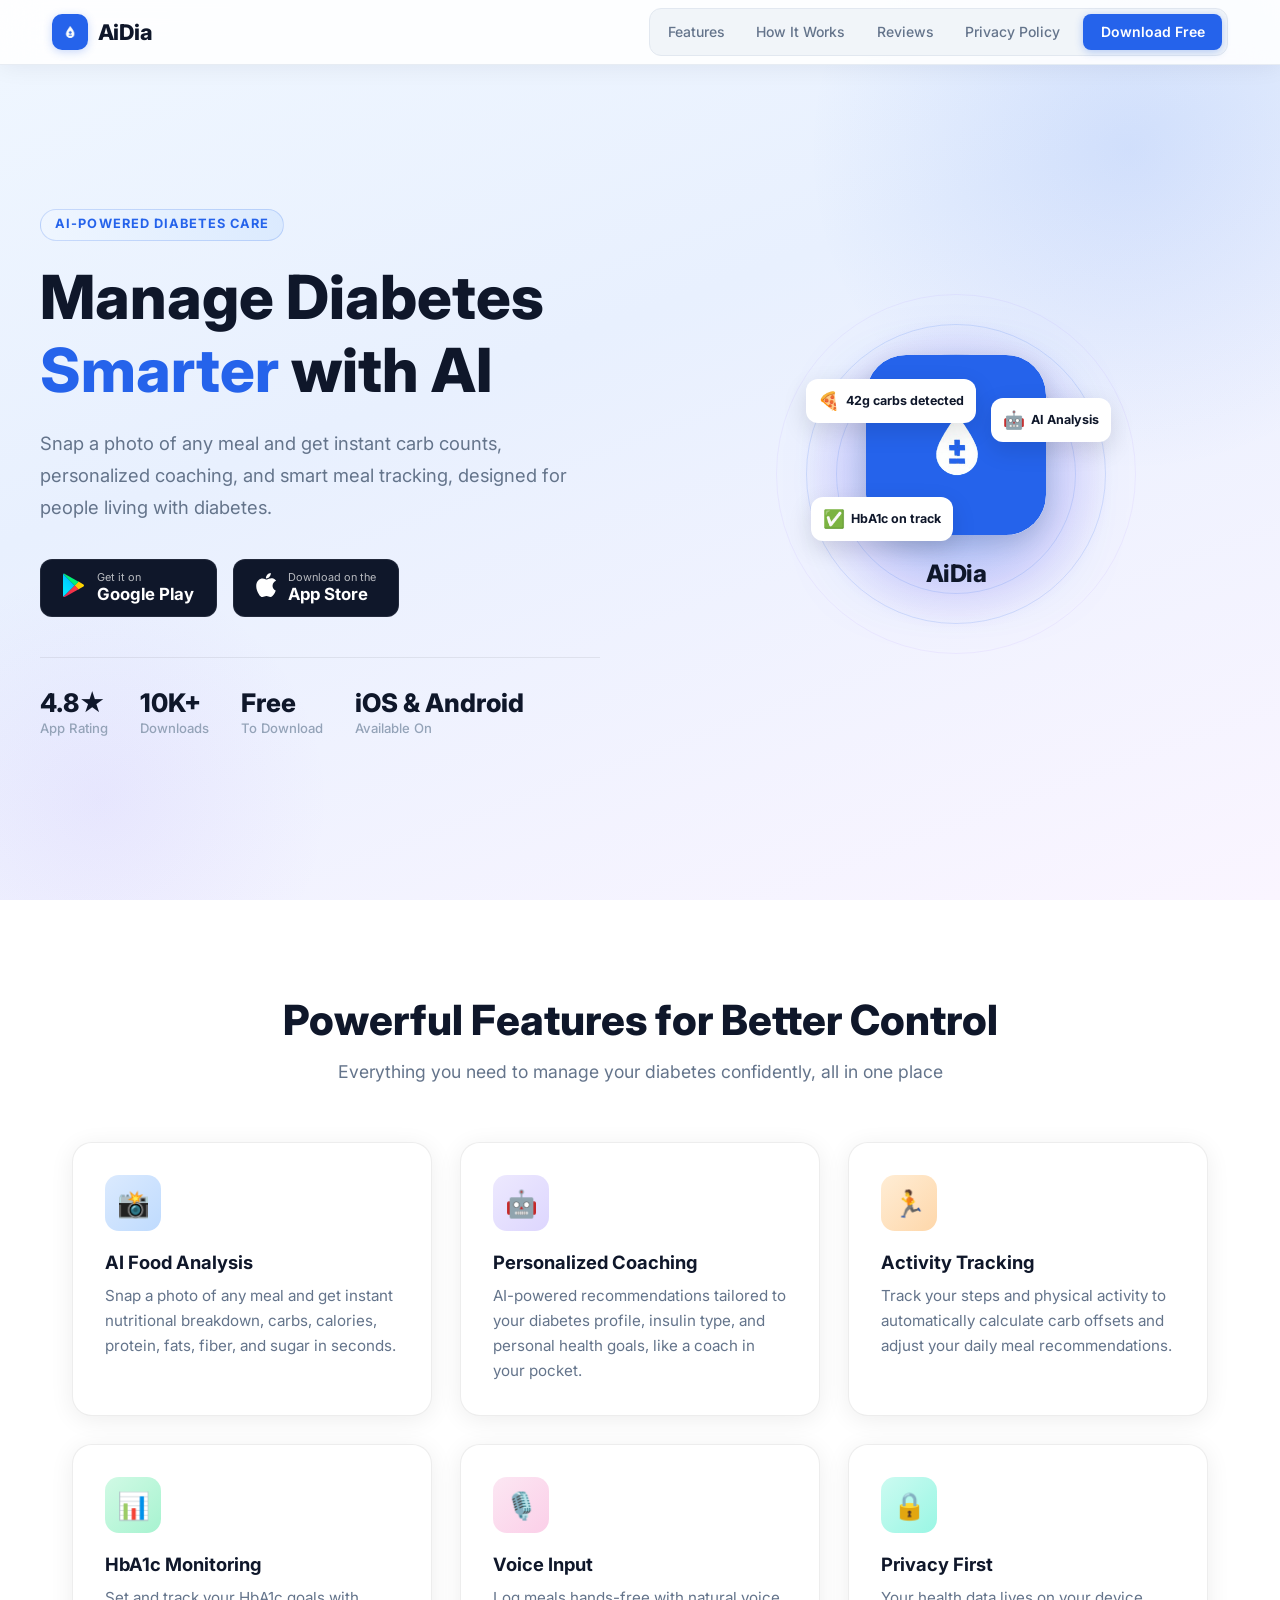
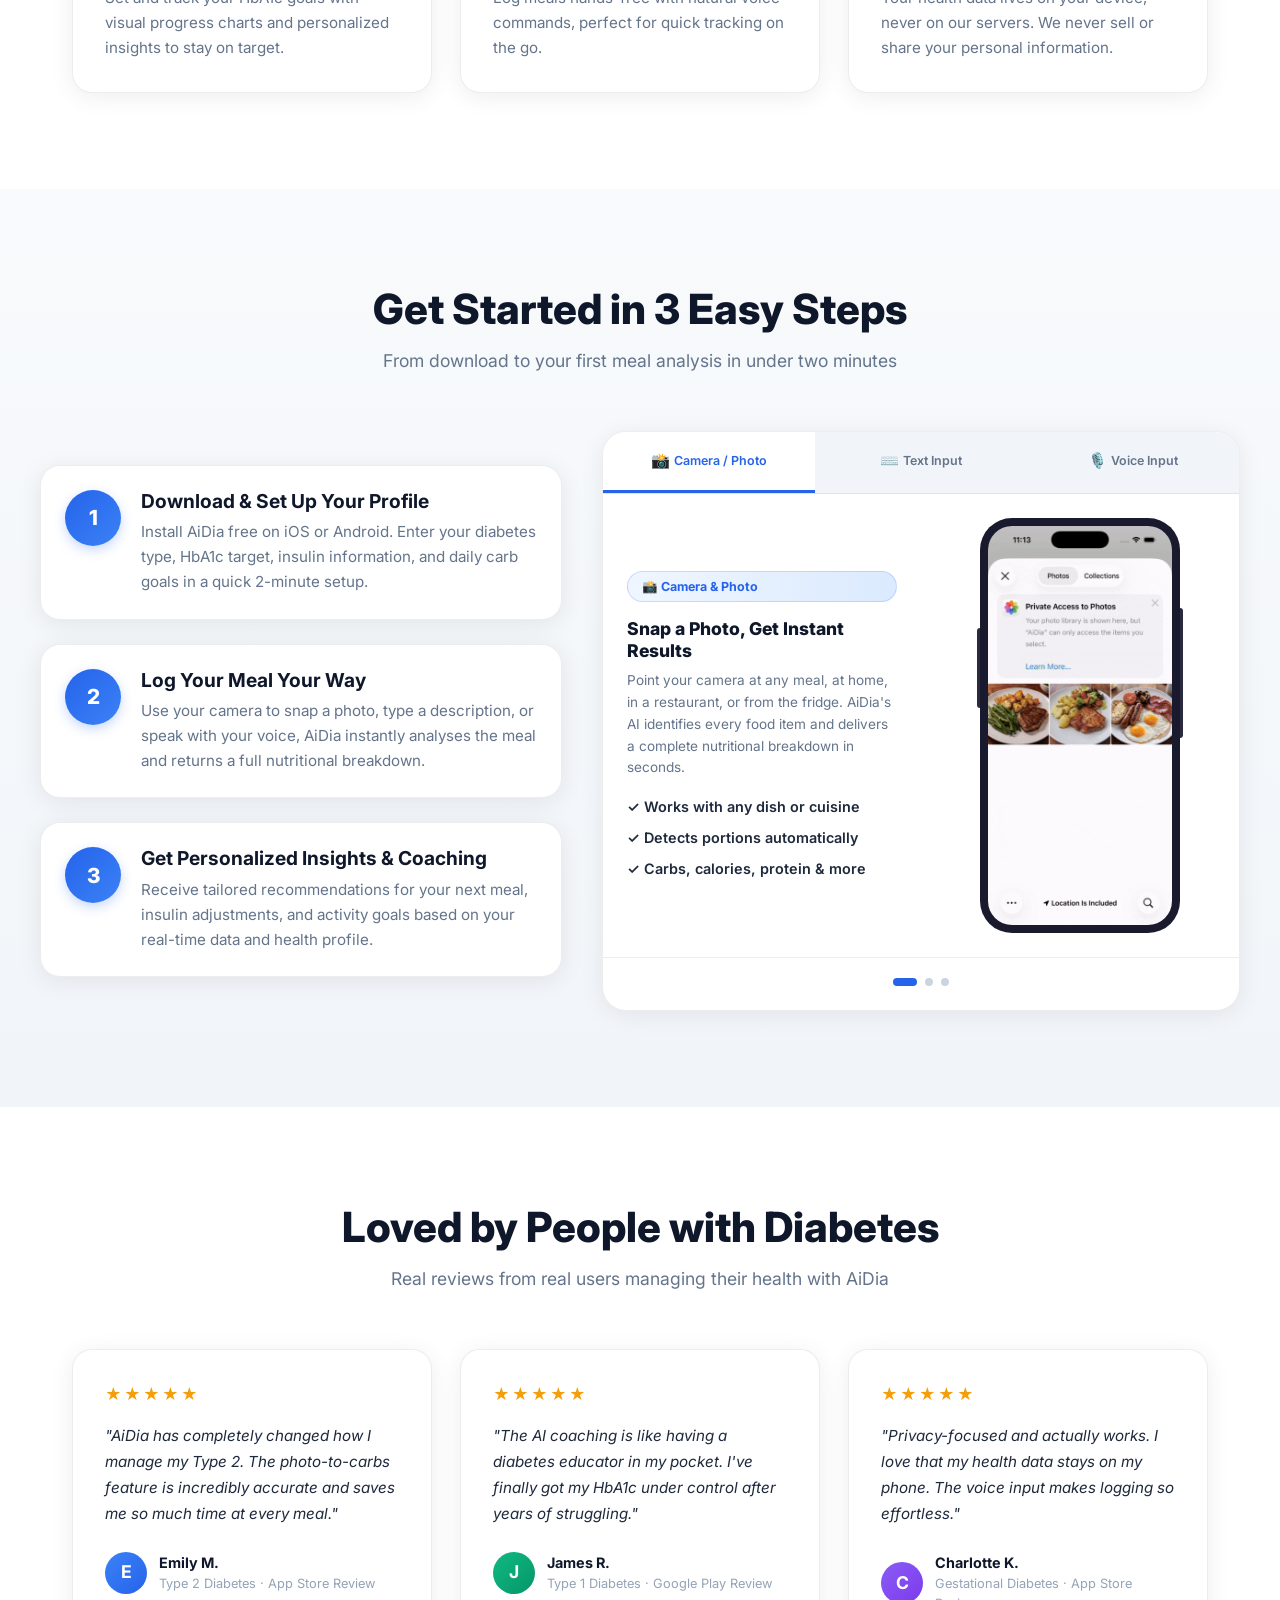
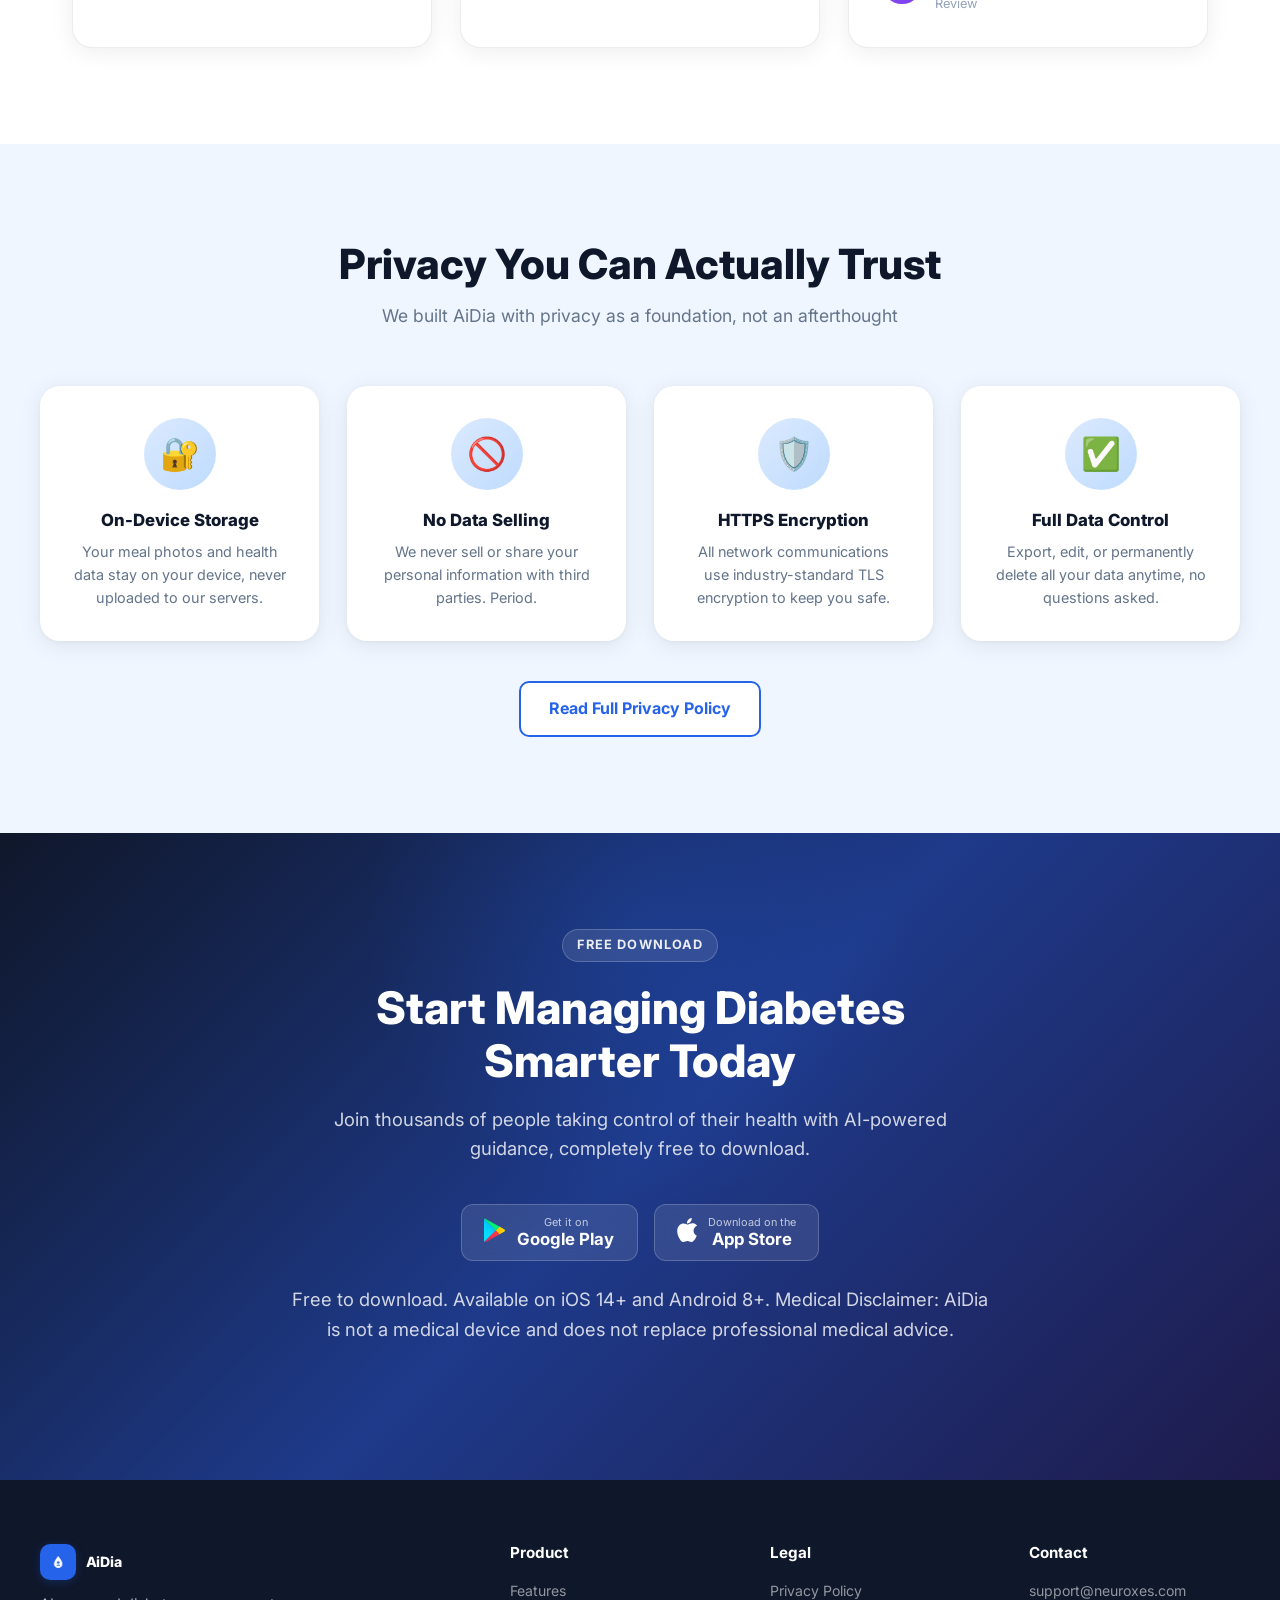
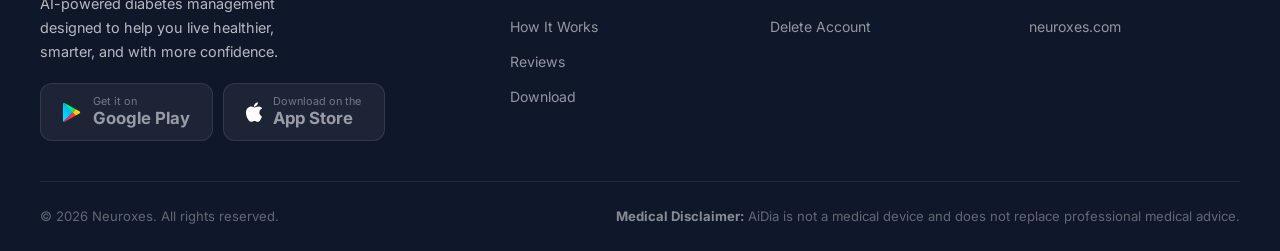
<file: index.html>
<!DOCTYPE html>
<html lang="en">
<head>
    <meta charset="UTF-8">
    <meta name="viewport" content="width=device-width, initial-scale=1.0">
    <title>AiDia - Diabetes AI Assistant | Smart Carb Tracking & Meal Analysis</title>
    <meta name="description" content="Manage your diabetes with AI-powered food analysis. Instant carb counting, personalized coaching, and smart meal tracking. Free on iOS & Android.">
    <link rel="preconnect" href="https://fonts.googleapis.com">
    <link rel="preconnect" href="https://fonts.gstatic.com" crossorigin>
    <link href="https://fonts.googleapis.com/css2?family=Inter:wght@400;500;600;700;800&display=swap" rel="stylesheet">
    <link rel="stylesheet" href="styles.css">
    <link rel="icon" href="logo.png" type="image/png">
</head>
<body>

    <!-- ── Navigation ── -->
    <nav id="navbar">
        <div class="nav-container">
            <a href="#" class="logo">
                <div class="logo-icon"><img src="logo.png" alt="AiDia" width="38" height="38"></div>
AiDia
            </a>
            <ul class="nav-links" id="navLinks">
                <li><a href="#features">Features</a></li>
                <li><a href="#how-it-works">How It Works</a></li>
                <li><a href="#reviews">Reviews</a></li>
                <li><a href="#privacy">Privacy Policy</a></li>
                <li><a href="#download" class="nav-cta">Download Free</a></li>
            </ul>
            <div class="mobile-menu" id="mobileMenu" aria-label="Toggle menu">
                <span></span><span></span><span></span>
            </div>
        </div>
    </nav>

    <!-- ── Hero ── -->
    <section class="hero">
        <div class="hero-inner">
            <div class="hero-text reveal">
                <span class="badge-label">AI-Powered Diabetes Care</span>
                <h1>Manage Diabetes<br><span>Smarter</span> with AI</h1>
                <p class="sub">Snap a photo of any meal and get instant carb counts, personalized coaching, and smart meal tracking, designed for people living with diabetes.</p>
                <div class="hero-actions">
                    <a href="https://play.google.com/store/apps/details?id=com.neuroxes.aidia" class="store-badge">
                        <span class="badge-icon">
                            <svg width="22" height="24" viewBox="0 0 22 24" fill="none" xmlns="http://www.w3.org/2000/svg">
                                <path d="M0.431 0.23C0.163 0.514 0 0.956 0 1.528V22.473C0 23.045 0.163 23.487 0.431 23.771L0.502 23.84L11.753 12.589V12.412L0.502 1.161L0.431 0.23Z" fill="url(#gg0)"/>
                                <path d="M15.505 16.446L11.753 12.694V12.306L15.506 8.554L15.594 8.604L20.043 11.143C21.319 11.867 21.319 13.04 20.043 13.765L15.594 16.303L15.505 16.446Z" fill="url(#gg1)"/>
                                <path d="M15.595 16.303L11.753 12.5L0.431 23.771C0.849 24.215 1.538 24.269 2.312 23.836L15.595 16.303Z" fill="url(#gg2)"/>
                                <path d="M15.595 8.697L2.312 1.164C1.538 0.731 0.849 0.785 0.431 1.229L11.753 12.5L15.595 8.697Z" fill="url(#gg3)"/>
                                <defs>
                                    <linearGradient id="gg0" x1="10.711" y1="1.354" x2="-4.612" y2="16.677" gradientUnits="userSpaceOnUse"><stop stop-color="#00A0FF"/><stop offset="0.007" stop-color="#00A1FF"/><stop offset="0.26" stop-color="#00BEFF"/><stop offset="0.512" stop-color="#00D2FF"/><stop offset="0.76" stop-color="#00DFFF"/><stop offset="1" stop-color="#00E3FF"/></linearGradient>
                                    <linearGradient id="gg1" x1="21.777" y1="12.5" x2="-0.382" y2="12.5" gradientUnits="userSpaceOnUse"><stop stop-color="#FFE000"/><stop offset="0.409" stop-color="#FFBD00"/><stop offset="0.775" stop-color="#FFA500"/><stop offset="1" stop-color="#FF9C00"/></linearGradient>
                                    <linearGradient id="gg2" x1="13.397" y1="14.711" x2="-7.544" y2="35.652" gradientUnits="userSpaceOnUse"><stop stop-color="#FF3A44"/><stop offset="1" stop-color="#C31162"/></linearGradient>
                                    <linearGradient id="gg3" x1="-2.064" y1="-6.799" x2="7.505" y2="2.77" gradientUnits="userSpaceOnUse"><stop stop-color="#32A071"/><stop offset="0.069" stop-color="#2DA771"/><stop offset="0.476" stop-color="#15CF74"/><stop offset="0.801" stop-color="#06E775"/><stop offset="1" stop-color="#00F076"/></linearGradient>
                                </defs>
                            </svg>
                        </span>
                        <span class="badge-text">
                            <span class="badge-sub">Get it on</span>
                            <span class="badge-name">Google Play</span>
                        </span>
                    </a>
                    <a href="https://apps.apple.com/app/id6761293667" class="store-badge">
                        <span class="badge-icon">
                            <svg width="20" height="24" viewBox="0 0 814 1000" xmlns="http://www.w3.org/2000/svg" fill="white">
                                <path d="M788.1 340.9c-5.8 4.5-108.2 62.2-108.2 190.5 0 148.4 130.3 200.9 134.2 202.2-.6 3.2-20.7 71.9-68.7 141.9-42.8 61.6-87.5 123.1-155.5 123.1s-85.5-39.5-164-39.5c-76.5 0-103.7 40.8-165.9 40.8s-105-37.5-155.5-127.4C46 790.7 0 663 0 541.8c0-207.3 135.4-316.6 269-316.6 70.6 0 129.5 46.4 173.1 46.4 42.8 0 109.6-49.4 189.7-49.4 30.4 0 130.8 2.6 198.5 99.2zm-234-181.5c31.1-36.9 53.1-88.1 53.1-139.3 0-7.1-.6-14.3-1.9-20.1-50.6 1.9-110.8 33.7-147.1 75.8-28.5 32.4-55.1 83.6-55.1 135.5 0 7.8 1.3 15.6 1.9 18.1 3.2.6 8.4 1.3 13.6 1.3 45.4 0 102.5-30.4 135.5-71.3z"/>
                            </svg>
                        </span>
                        <span class="badge-text">
                            <span class="badge-sub">Download on the</span>
                            <span class="badge-name">App Store</span>
                        </span>
                    </a>
                </div>
                <div class="hero-stats">
                    <div class="stat">
                        <span class="num">4.8★</span>
                        <span class="lbl">App Rating</span>
                    </div>
                    <div class="stat">
                        <span class="num">10K+</span>
                        <span class="lbl">Downloads</span>
                    </div>
                    <div class="stat">
                        <span class="num">Free</span>
                        <span class="lbl">To Download</span>
                    </div>
                    <div class="stat">
                        <span class="num">iOS & Android</span>
                        <span class="lbl">Available On</span>
                    </div>
                </div>
            </div>

            <!-- Phone mockup -->
            <div class="hero-visual reveal" style="transition-delay:0.15s">
                <div class="phone-wrap">
                    <!-- floating chips -->
                    <div class="float-chip float-chip-1">
                        <span class="chip-icon">🍕</span> 42g carbs detected
                    </div>
                    <div class="float-chip float-chip-2">
                        <span class="chip-icon">✅</span> HbA1c on track
                    </div>
                    <div class="float-chip float-chip-3">
                        <span class="chip-icon">🤖</span> AI Analysis
                    </div>

                    <div class="icon-display">
                        <div class="icon-glow"></div>
                        <div class="icon-ring icon-ring-1"></div>
                        <div class="icon-ring icon-ring-2"></div>
                        <div class="icon-ring icon-ring-3"></div>
                        <div class="icon-img-wrap">
                            <img src="logo.png" alt="AiDia App Icon" width="180" height="180">
                        </div>
                        <div class="icon-label">AiDia</div>
                    </div>
                </div>
            </div>
        </div>
    </section>

    <!-- ── Features ── -->
    <section class="features" id="features">
        <h2 class="section-title">Powerful Features for Better Control</h2>
        <p class="section-subtitle">Everything you need to manage your diabetes confidently, all in one place</p>
        <div class="features-grid">
            <div class="feature-card reveal">
                <div class="feature-icon-wrap fi-blue">📸</div>
                <h3>AI Food Analysis</h3>
                <p>Snap a photo of any meal and get instant nutritional breakdown, carbs, calories, protein, fats, fiber, and sugar in seconds.</p>
            </div>
            <div class="feature-card reveal" style="transition-delay:0.07s">
                <div class="feature-icon-wrap fi-purple">🤖</div>
                <h3>Personalized Coaching</h3>
                <p>AI-powered recommendations tailored to your diabetes profile, insulin type, and personal health goals, like a coach in your pocket.</p>
            </div>
            <div class="feature-card reveal" style="transition-delay:0.14s">
                <div class="feature-icon-wrap fi-orange">🏃</div>
                <h3>Activity Tracking</h3>
                <p>Track your steps and physical activity to automatically calculate carb offsets and adjust your daily meal recommendations.</p>
            </div>
            <div class="feature-card reveal" style="transition-delay:0.21s">
                <div class="feature-icon-wrap fi-green">📊</div>
                <h3>HbA1c Monitoring</h3>
                <p>Set and track your HbA1c goals with visual progress charts and personalized insights to stay on target.</p>
            </div>
            <div class="feature-card reveal" style="transition-delay:0.28s">
                <div class="feature-icon-wrap fi-pink">🎙️</div>
                <h3>Voice Input</h3>
                <p>Log meals hands-free with natural voice commands, perfect for quick tracking on the go.</p>
            </div>
            <div class="feature-card reveal" style="transition-delay:0.35s">
                <div class="feature-icon-wrap fi-teal">🔒</div>
                <h3>Privacy First</h3>
                <p>Your health data lives on your device, never on our servers. We never sell or share your personal information.</p>
            </div>
        </div>
    </section>

    <!-- ── How It Works ── -->
    <section class="how-it-works" id="how-it-works">
        <h2 class="section-title">Get Started in 3 Easy Steps</h2>
        <p class="section-subtitle">From download to your first meal analysis in under two minutes</p>
        <div class="hiw-layout">
            <div class="steps-inner">
                <div class="step-card">
                    <div class="step-number">1</div>
                    <div class="step-content">
                        <h3>Download & Set Up Your Profile</h3>
                        <p>Install AiDia free on iOS or Android. Enter your diabetes type, HbA1c target, insulin information, and daily carb goals in a quick 2-minute setup.</p>
                    </div>
                </div>
                <div class="step-card">
                    <div class="step-number">2</div>
                    <div class="step-content">
                        <h3>Log Your Meal Your Way</h3>
                        <p>Use your camera to snap a photo, type a description, or speak with your voice, AiDia instantly analyses the meal and returns a full nutritional breakdown.</p>
                    </div>
                </div>
                <div class="step-card">
                    <div class="step-number">3</div>
                    <div class="step-content">
                        <h3>Get Personalized Insights & Coaching</h3>
                        <p>Receive tailored recommendations for your next meal, insulin adjustments, and activity goals based on your real-time data and health profile.</p>
                    </div>
                </div>
            </div>

            <!-- GIF Slider -->
            <div class="hiw-slider-outer reveal">
            <div class="hiw-slider-wrap">
                <!-- Tab pills -->
                <div class="hiw-tabs" id="hiwTabs">
                    <button class="hiw-tab active" data-index="0">
                        <span class="hiw-tab-icon">📸</span> Camera / Photo
                    </button>
                    <button class="hiw-tab" data-index="1">
                        <span class="hiw-tab-icon">⌨️</span> Text Input
                    </button>
                    <button class="hiw-tab" data-index="2">
                        <span class="hiw-tab-icon">🎙️</span> Voice Input
                    </button>
                </div>

                <!-- Slides -->
                <div class="hiw-slides-container">
                    <div class="hiw-slides" id="hiwSlides">
                        <div class="hiw-slide active">
                            <div class="hiw-slide-info">
                                <div class="hiw-slide-badge">📸 Camera & Photo</div>
                                <h3>Snap a Photo, Get Instant Results</h3>
                                <p>Point your camera at any meal, at home, in a restaurant, or from the fridge. AiDia's AI identifies every food item and delivers a complete nutritional breakdown in seconds.</p>
                                <ul class="hiw-points">
                                    <li>✓ Works with any dish or cuisine</li>
                                    <li>✓ Detects portions automatically</li>
                                    <li>✓ Carbs, calories, protein & more</li>
                                </ul>
                            </div>
                            <div class="hiw-phone-col">
                                <div class="hiw-phone-frame">
                                    <div class="hiw-phone-notch"></div>
                                    <div class="hiw-phone-screen">
                                        <img src="assets/how_to_use_1.gif" alt="Log meal via camera">
                                    </div>
                                </div>
                            </div>
                        </div>
                        <div class="hiw-slide">
                            <div class="hiw-slide-info">
                                <div class="hiw-slide-badge">⌨️ Text Input</div>
                                <h3>Just Type What You Ate</h3>
                                <p>No photo? No problem. Type a simple description like "2 slices of pizza" or "bowl of oatmeal with banana" and AiDia handles the rest with AI-powered precision.</p>
                                <ul class="hiw-points">
                                    <li>✓ Natural language understanding</li>
                                    <li>✓ Handles estimates & portions</li>
                                    <li>✓ Fast and discreet logging</li>
                                </ul>
                            </div>
                            <div class="hiw-phone-col">
                                <div class="hiw-phone-frame">
                                    <div class="hiw-phone-notch"></div>
                                    <div class="hiw-phone-screen">
                                        <img src="assets/how_to_use_3.gif" alt="Log meal via text">
                                    </div>
                                </div>
                            </div>
                        </div>
                        <div class="hiw-slide">
                            <div class="hiw-slide-info">
                                <div class="hiw-slide-badge">🎙️ Voice Input</div>
                                <h3>Speak to Log, Hands-Free</h3>
                                <p>Driving, cooking, or on the go? Just say what you ate and AiDia logs it instantly. Perfect for busy moments when you can't stop to type or take a photo.</p>
                                <ul class="hiw-points">
                                    <li>✓ Completely hands-free</li>
                                    <li>✓ Works in noisy environments</li>
                                    <li>✓ Logs in seconds</li>
                                </ul>
                            </div>
                            <div class="hiw-phone-col">
                                <div class="hiw-phone-frame">
                                    <div class="hiw-phone-notch"></div>
                                    <div class="hiw-phone-screen">
                                        <img src="assets/how_to_use_2.gif" alt="Log meal via voice">
                                    </div>
                                </div>
                            </div>
                        </div>
                    </div>
                </div>

                <!-- Dot nav -->
                <div class="hiw-dots-row">
                    <button class="hiw-dot active" data-index="0" aria-label="Camera logging"></button>
                    <button class="hiw-dot" data-index="1" aria-label="Text logging"></button>
                    <button class="hiw-dot" data-index="2" aria-label="Voice logging"></button>
                </div>
            </div>
            </div><!-- /hiw-slider-outer -->
        </div><!-- /hiw-layout -->
    </section>

    <!-- ── Testimonials ── -->
    <section class="testimonials" id="reviews">
        <h2 class="section-title">Loved by People with Diabetes</h2>
        <p class="section-subtitle">Real reviews from real users managing their health with AiDia</p>
        <div class="testimonials-grid">
            <div class="testimonial-card reveal">
                <div class="stars">★★★★★</div>
                <blockquote>"AiDia has completely changed how I manage my Type 2. The photo-to-carbs feature is incredibly accurate and saves me so much time at every meal."</blockquote>
                <div class="reviewer">
                    <div class="reviewer-avatar av-blue">E</div>
                    <div class="reviewer-info">
                        <div class="name">Emily M.</div>
                        <div class="role">Type 2 Diabetes · App Store Review</div>
                    </div>
                </div>
            </div>
            <div class="testimonial-card reveal" style="transition-delay:0.1s">
                <div class="stars">★★★★★</div>
                <blockquote>"The AI coaching is like having a diabetes educator in my pocket. I've finally got my HbA1c under control after years of struggling."</blockquote>
                <div class="reviewer">
                    <div class="reviewer-avatar av-green">J</div>
                    <div class="reviewer-info">
                        <div class="name">James R.</div>
                        <div class="role">Type 1 Diabetes · Google Play Review</div>
                    </div>
                </div>
            </div>
            <div class="testimonial-card reveal" style="transition-delay:0.2s">
                <div class="stars">★★★★★</div>
                <blockquote>"Privacy-focused and actually works. I love that my health data stays on my phone. The voice input makes logging so effortless."</blockquote>
                <div class="reviewer">
                    <div class="reviewer-avatar av-purple">C</div>
                    <div class="reviewer-info">
                        <div class="name">Charlotte K.</div>
                        <div class="role">Gestational Diabetes · App Store Review</div>
                    </div>
                </div>
            </div>
        </div>
    </section>

    <!-- ── Privacy ── -->
    <section class="privacy" id="privacy">
        <div class="privacy-inner">
            <h2 class="section-title">Privacy You Can Actually Trust</h2>
            <p class="section-subtitle">We built AiDia with privacy as a foundation, not an afterthought</p>
            <div class="privacy-grid">
                <div class="privacy-card reveal">
                    <div class="privacy-icon">🔐</div>
                    <h3>On-Device Storage</h3>
                    <p>Your meal photos and health data stay on your device, never uploaded to our servers.</p>
                </div>
                <div class="privacy-card reveal" style="transition-delay:0.08s">
                    <div class="privacy-icon">🚫</div>
                    <h3>No Data Selling</h3>
                    <p>We never sell or share your personal information with third parties. Period.</p>
                </div>
                <div class="privacy-card reveal" style="transition-delay:0.16s">
                    <div class="privacy-icon">🛡️</div>
                    <h3>HTTPS Encryption</h3>
                    <p>All network communications use industry-standard TLS encryption to keep you safe.</p>
                </div>
                <div class="privacy-card reveal" style="transition-delay:0.24s">
                    <div class="privacy-icon">✅</div>
                    <h3>Full Data Control</h3>
                    <p>Export, edit, or permanently delete all your data anytime, no questions asked.</p>
                </div>
            </div>
            <div style="text-align: center; margin-top: 2.5rem;">
                <a href="privacy-policy.html" class="secondary-button" style="background:white;border-color:var(--primary);color:var(--primary);">Read Full Privacy Policy</a>
            </div>
        </div>
    </section>

    <!-- ── CTA Download ── -->
    <section class="cta-section" id="download">
        <div class="cta-inner reveal">
            <span class="badge-label" style="background:rgba(255,255,255,0.1);color:rgba(255,255,255,0.9);border-color:rgba(255,255,255,0.2);">Free Download</span>
            <h2>Start Managing Diabetes Smarter Today</h2>
            <p>Join thousands of people taking control of their health with AI-powered guidance, completely free to download.</p>
            <div class="cta-badges">
                <a href="https://play.google.com/store/apps/details?id=com.neuroxes.aidia" class="store-badge">
                    <span class="badge-icon">
                        <svg width="22" height="24" viewBox="0 0 22 24" fill="none" xmlns="http://www.w3.org/2000/svg">
                            <path d="M0.431 0.23C0.163 0.514 0 0.956 0 1.528V22.473C0 23.045 0.163 23.487 0.431 23.771L0.502 23.84L11.753 12.589V12.412L0.502 1.161L0.431 0.23Z" fill="url(#cg0)"/>
                            <path d="M15.505 16.446L11.753 12.694V12.306L15.506 8.554L15.594 8.604L20.043 11.143C21.319 11.867 21.319 13.04 20.043 13.765L15.594 16.303L15.505 16.446Z" fill="url(#cg1)"/>
                            <path d="M15.595 16.303L11.753 12.5L0.431 23.771C0.849 24.215 1.538 24.269 2.312 23.836L15.595 16.303Z" fill="url(#cg2)"/>
                            <path d="M15.595 8.697L2.312 1.164C1.538 0.731 0.849 0.785 0.431 1.229L11.753 12.5L15.595 8.697Z" fill="url(#cg3)"/>
                            <defs>
                                <linearGradient id="cg0" x1="10.711" y1="1.354" x2="-4.612" y2="16.677" gradientUnits="userSpaceOnUse"><stop stop-color="#00A0FF"/><stop offset="0.007" stop-color="#00A1FF"/><stop offset="0.26" stop-color="#00BEFF"/><stop offset="0.512" stop-color="#00D2FF"/><stop offset="0.76" stop-color="#00DFFF"/><stop offset="1" stop-color="#00E3FF"/></linearGradient>
                                <linearGradient id="cg1" x1="21.777" y1="12.5" x2="-0.382" y2="12.5" gradientUnits="userSpaceOnUse"><stop stop-color="#FFE000"/><stop offset="0.409" stop-color="#FFBD00"/><stop offset="0.775" stop-color="#FFA500"/><stop offset="1" stop-color="#FF9C00"/></linearGradient>
                                <linearGradient id="cg2" x1="13.397" y1="14.711" x2="-7.544" y2="35.652" gradientUnits="userSpaceOnUse"><stop stop-color="#FF3A44"/><stop offset="1" stop-color="#C31162"/></linearGradient>
                                <linearGradient id="cg3" x1="-2.064" y1="-6.799" x2="7.505" y2="2.77" gradientUnits="userSpaceOnUse"><stop stop-color="#32A071"/><stop offset="0.069" stop-color="#2DA771"/><stop offset="0.476" stop-color="#15CF74"/><stop offset="0.801" stop-color="#06E775"/><stop offset="1" stop-color="#00F076"/></linearGradient>
                            </defs>
                        </svg>
                    </span>
                    <span class="badge-text">
                        <span class="badge-sub">Get it on</span>
                        <span class="badge-name">Google Play</span>
                    </span>
                </a>
                <a href="https://apps.apple.com/app/id6761293667" class="store-badge">
                    <span class="badge-icon">
                        <svg width="20" height="24" viewBox="0 0 814 1000" xmlns="http://www.w3.org/2000/svg" fill="white">
                            <path d="M788.1 340.9c-5.8 4.5-108.2 62.2-108.2 190.5 0 148.4 130.3 200.9 134.2 202.2-.6 3.2-20.7 71.9-68.7 141.9-42.8 61.6-87.5 123.1-155.5 123.1s-85.5-39.5-164-39.5c-76.5 0-103.7 40.8-165.9 40.8s-105-37.5-155.5-127.4C46 790.7 0 663 0 541.8c0-207.3 135.4-316.6 269-316.6 70.6 0 129.5 46.4 173.1 46.4 42.8 0 109.6-49.4 189.7-49.4 30.4 0 130.8 2.6 198.5 99.2zm-234-181.5c31.1-36.9 53.1-88.1 53.1-139.3 0-7.1-.6-14.3-1.9-20.1-50.6 1.9-110.8 33.7-147.1 75.8-28.5 32.4-55.1 83.6-55.1 135.5 0 7.8 1.3 15.6 1.9 18.1 3.2.6 8.4 1.3 13.6 1.3 45.4 0 102.5-30.4 135.5-71.3z"/>
                        </svg>
                    </span>
                    <span class="badge-text">
                        <span class="badge-sub">Download on the</span>
                        <span class="badge-name">App Store</span>
                    </span>
                </a>
            </div>
            <p class="cta-disclaimer">Free to download. Available on iOS 14+ and Android 8+. Medical Disclaimer: AiDia is not a medical device and does not replace professional medical advice.</p>
        </div>
    </section>

    <!-- ── Footer ── -->
    <footer id="contact">
        <div class="footer-content">
            <div class="footer-brand footer-section">
                <a href="#" class="logo">
                    <div class="logo-icon"><img src="logo.png" alt="AiDia" width="48" height="48"></div>
    AiDia
                </a>
                <p>AI-powered diabetes management designed to help you live healthier, smarter, and with more confidence.</p>
                <div class="footer-stores">
                    <a href="https://play.google.com/store/apps/details?id=com.neuroxes.aidia" class="store-badge">
                        <span class="badge-icon">
                            <svg width="18" height="20" viewBox="0 0 22 24" fill="none" xmlns="http://www.w3.org/2000/svg">
                                <path d="M0.431 0.23C0.163 0.514 0 0.956 0 1.528V22.473C0 23.045 0.163 23.487 0.431 23.771L0.502 23.84L11.753 12.589V12.412L0.502 1.161L0.431 0.23Z" fill="url(#fg0)"/>
                                <path d="M15.505 16.446L11.753 12.694V12.306L15.506 8.554L15.594 8.604L20.043 11.143C21.319 11.867 21.319 13.04 20.043 13.765L15.594 16.303L15.505 16.446Z" fill="url(#fg1)"/>
                                <path d="M15.595 16.303L11.753 12.5L0.431 23.771C0.849 24.215 1.538 24.269 2.312 23.836L15.595 16.303Z" fill="url(#fg2)"/>
                                <path d="M15.595 8.697L2.312 1.164C1.538 0.731 0.849 0.785 0.431 1.229L11.753 12.5L15.595 8.697Z" fill="url(#fg3)"/>
                                <defs>
                                    <linearGradient id="fg0" x1="10.711" y1="1.354" x2="-4.612" y2="16.677" gradientUnits="userSpaceOnUse"><stop stop-color="#00A0FF"/><stop offset="1" stop-color="#00E3FF"/></linearGradient>
                                    <linearGradient id="fg1" x1="21.777" y1="12.5" x2="-0.382" y2="12.5" gradientUnits="userSpaceOnUse"><stop stop-color="#FFE000"/><stop offset="1" stop-color="#FF9C00"/></linearGradient>
                                    <linearGradient id="fg2" x1="13.397" y1="14.711" x2="-7.544" y2="35.652" gradientUnits="userSpaceOnUse"><stop stop-color="#FF3A44"/><stop offset="1" stop-color="#C31162"/></linearGradient>
                                    <linearGradient id="fg3" x1="-2.064" y1="-6.799" x2="7.505" y2="2.77" gradientUnits="userSpaceOnUse"><stop stop-color="#32A071"/><stop offset="1" stop-color="#00F076"/></linearGradient>
                                </defs>
                            </svg>
                        </span>
                        <span class="badge-text">
                            <span class="badge-sub">Get it on</span>
                            <span class="badge-name">Google Play</span>
                        </span>
                    </a>
                    <a href="https://apps.apple.com/app/id6761293667" class="store-badge">
                        <span class="badge-icon">
                            <svg width="16" height="20" viewBox="0 0 814 1000" xmlns="http://www.w3.org/2000/svg" fill="white">
                                <path d="M788.1 340.9c-5.8 4.5-108.2 62.2-108.2 190.5 0 148.4 130.3 200.9 134.2 202.2-.6 3.2-20.7 71.9-68.7 141.9-42.8 61.6-87.5 123.1-155.5 123.1s-85.5-39.5-164-39.5c-76.5 0-103.7 40.8-165.9 40.8s-105-37.5-155.5-127.4C46 790.7 0 663 0 541.8c0-207.3 135.4-316.6 269-316.6 70.6 0 129.5 46.4 173.1 46.4 42.8 0 109.6-49.4 189.7-49.4 30.4 0 130.8 2.6 198.5 99.2zm-234-181.5c31.1-36.9 53.1-88.1 53.1-139.3 0-7.1-.6-14.3-1.9-20.1-50.6 1.9-110.8 33.7-147.1 75.8-28.5 32.4-55.1 83.6-55.1 135.5 0 7.8 1.3 15.6 1.9 18.1 3.2.6 8.4 1.3 13.6 1.3 45.4 0 102.5-30.4 135.5-71.3z"/>
                            </svg>
                        </span>
                        <span class="badge-text">
                            <span class="badge-sub">Download on the</span>
                            <span class="badge-name">App Store</span>
                        </span>
                    </a>
                </div>
            </div>
            <div class="footer-section">
                <h4>Product</h4>
                <ul>
                    <li><a href="#features">Features</a></li>
                    <li><a href="#how-it-works">How It Works</a></li>
                    <li><a href="#reviews">Reviews</a></li>
                    <li><a href="#download">Download</a></li>
                </ul>
            </div>
            <div class="footer-section">
                <h4>Legal</h4>
                <ul>
                    <li><a href="privacy-policy.html">Privacy Policy</a></li>
                    <li><a href="deleteAccount/">Delete Account</a></li>
                </ul>
            </div>
            <div class="footer-section">
                <h4>Contact</h4>
                <ul>
                    <li><a href="mailto:support@neuroxes.com">support@neuroxes.com</a></li>
                    <li><a href="https://www.neuroxes.com" target="_blank" rel="noopener">neuroxes.com</a></li>
                </ul>
            </div>
        </div>
        <div class="footer-bottom">
            <span>&copy; <span id="copyrightYear"></span> Neuroxes. All rights reserved.</span>
            <span><strong>Medical Disclaimer:</strong> AiDia is not a medical device and does not replace professional medical advice.</span>
        </div>
    </footer>

    <script>
        // Navbar scroll effect
        const navbar = document.getElementById('navbar');
        window.addEventListener('scroll', () => {
            navbar.classList.toggle('scrolled', window.scrollY > 50);
        }, { passive: true });

        // Mobile menu toggle
        const mobileMenu = document.getElementById('mobileMenu');
        const navLinks = document.getElementById('navLinks');
        mobileMenu.addEventListener('click', () => {
            const open = navLinks.classList.toggle('mobile-open');
            mobileMenu.classList.toggle('open', open);
        });
        // Close on nav link click
        navLinks.querySelectorAll('a').forEach(a => {
            a.addEventListener('click', () => {
                navLinks.classList.remove('mobile-open');
                mobileMenu.classList.remove('open');
            });
        });

        // Scroll-reveal
        const revealObserver = new IntersectionObserver((entries) => {
            entries.forEach(e => {
                if (e.isIntersecting) {
                    e.target.classList.add('visible');
                    revealObserver.unobserve(e.target);
                }
            });
        }, { threshold: 0.12 });
        document.querySelectorAll('.reveal').forEach(el => revealObserver.observe(el));

        // GIF Slider
        (function () {
            const slides = document.getElementById('hiwSlides');
            const tabs = document.querySelectorAll('.hiw-tab');
            const dots = document.querySelectorAll('.hiw-dots-row .hiw-dot');
            let current = 0;
            const total = tabs.length;

            function goTo(idx) {
                current = (idx + total) % total;
                slides.style.transform = `translateX(-${current * 100}%)`;
                tabs.forEach((t, i) => t.classList.toggle('active', i === current));
                dots.forEach((d, i) => d.classList.toggle('active', i === current));
            }

            tabs.forEach(t => t.addEventListener('click', () => goTo(+t.dataset.index)));
            dots.forEach(d => d.addEventListener('click', () => goTo(+d.dataset.index)));

            // Touch / swipe support
            let startX = 0;
            slides.addEventListener('touchstart', e => { startX = e.touches[0].clientX; }, { passive: true });
            slides.addEventListener('touchend', e => {
                const diff = startX - e.changedTouches[0].clientX;
                if (Math.abs(diff) > 40) goTo(diff > 0 ? current + 1 : current - 1);
            });

            // Auto-advance every 5s
            let timer = setInterval(() => goTo(current + 1), 5000);
            slides.closest('.hiw-slider-wrap').addEventListener('mouseenter', () => clearInterval(timer));
            slides.closest('.hiw-slider-wrap').addEventListener('mouseleave', () => {
                timer = setInterval(() => goTo(current + 1), 5000);
            });
        })();

        // Footer year
        document.getElementById('copyrightYear').textContent = new Date().getFullYear();

    </script>
</body>
</html>
</file>
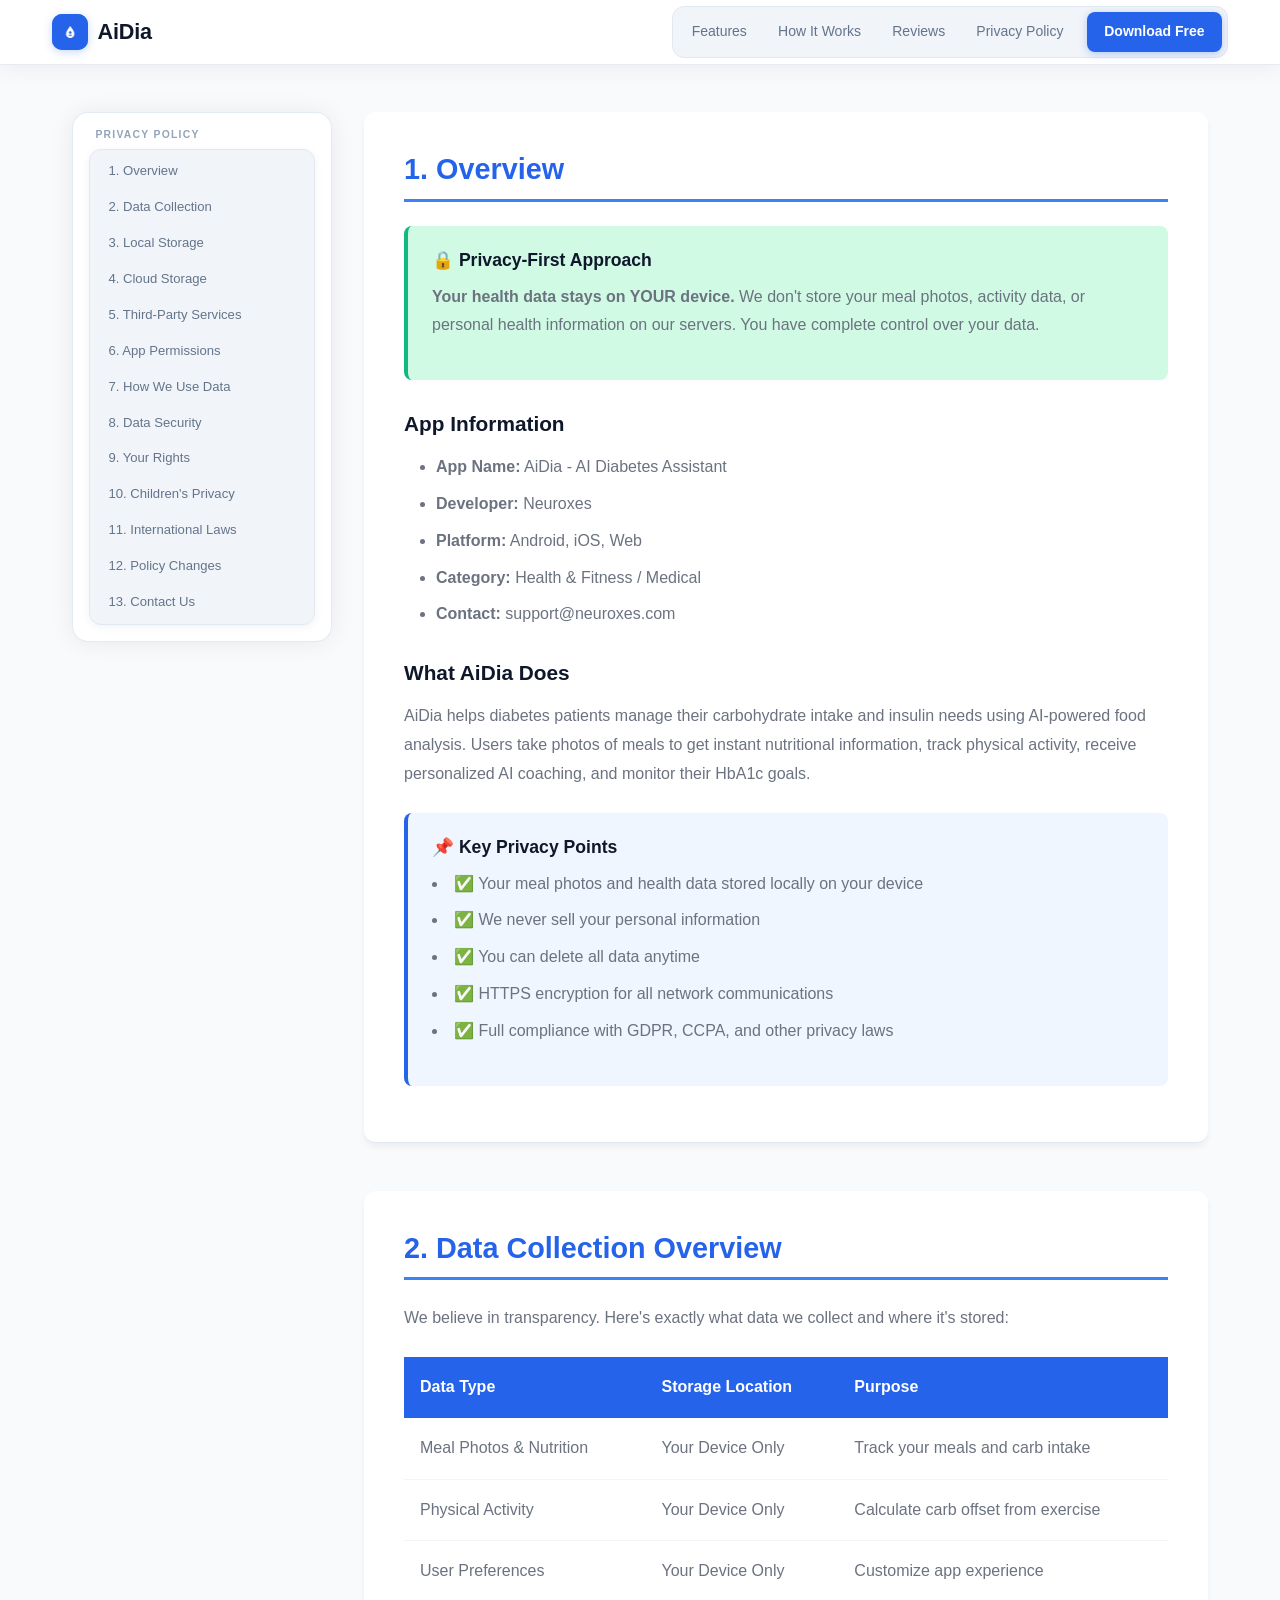
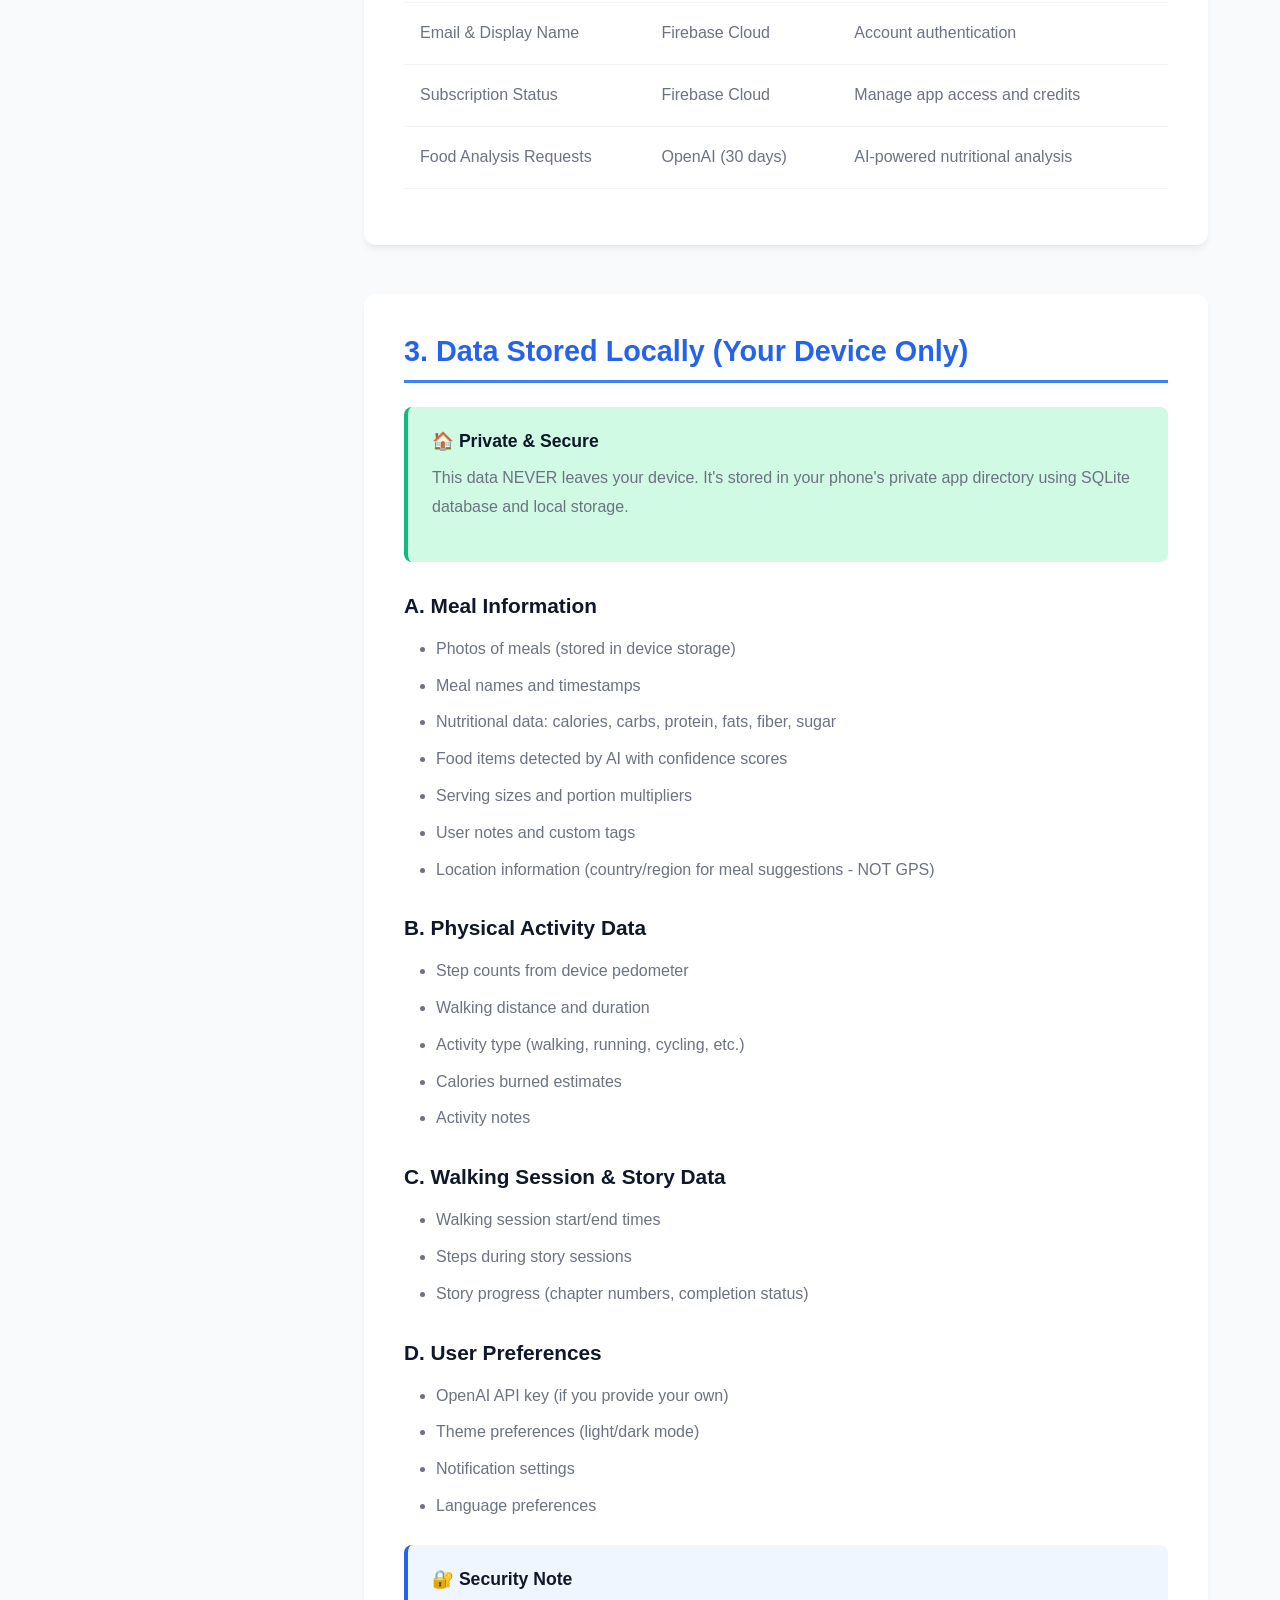
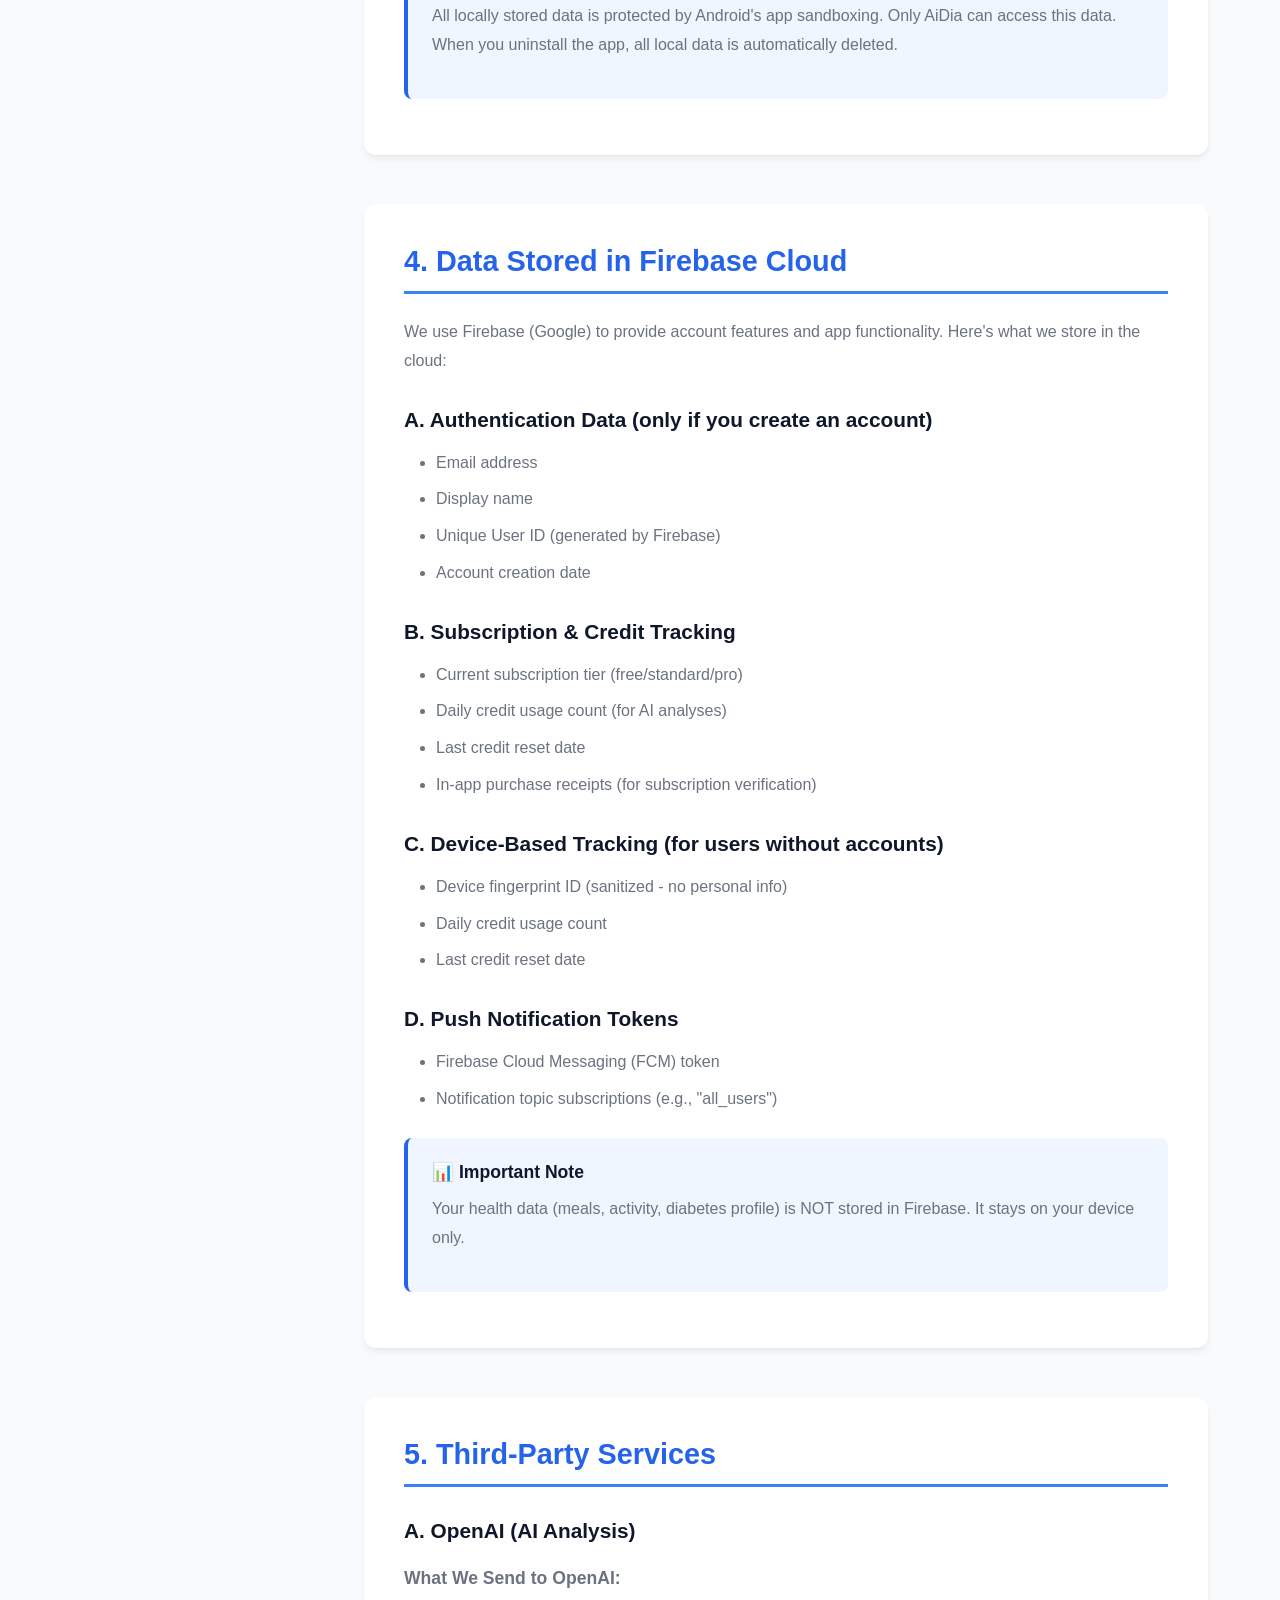
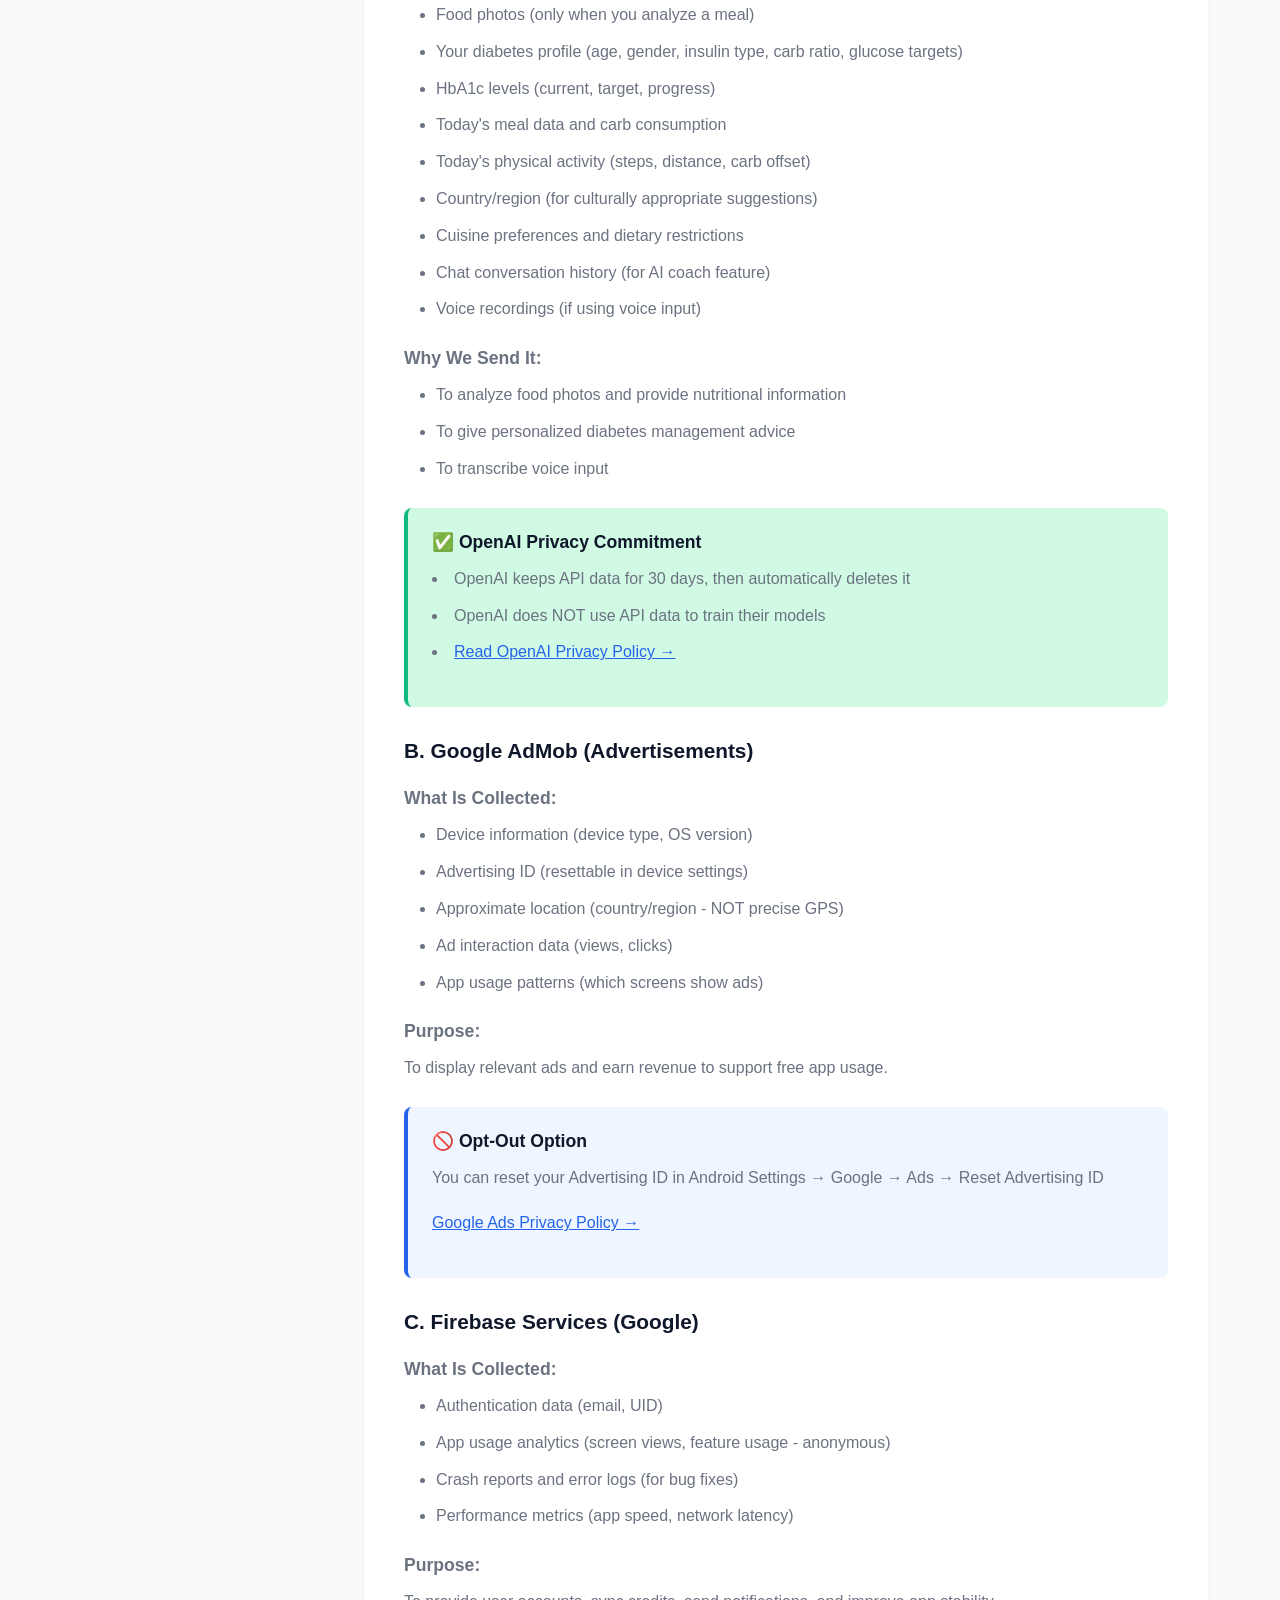
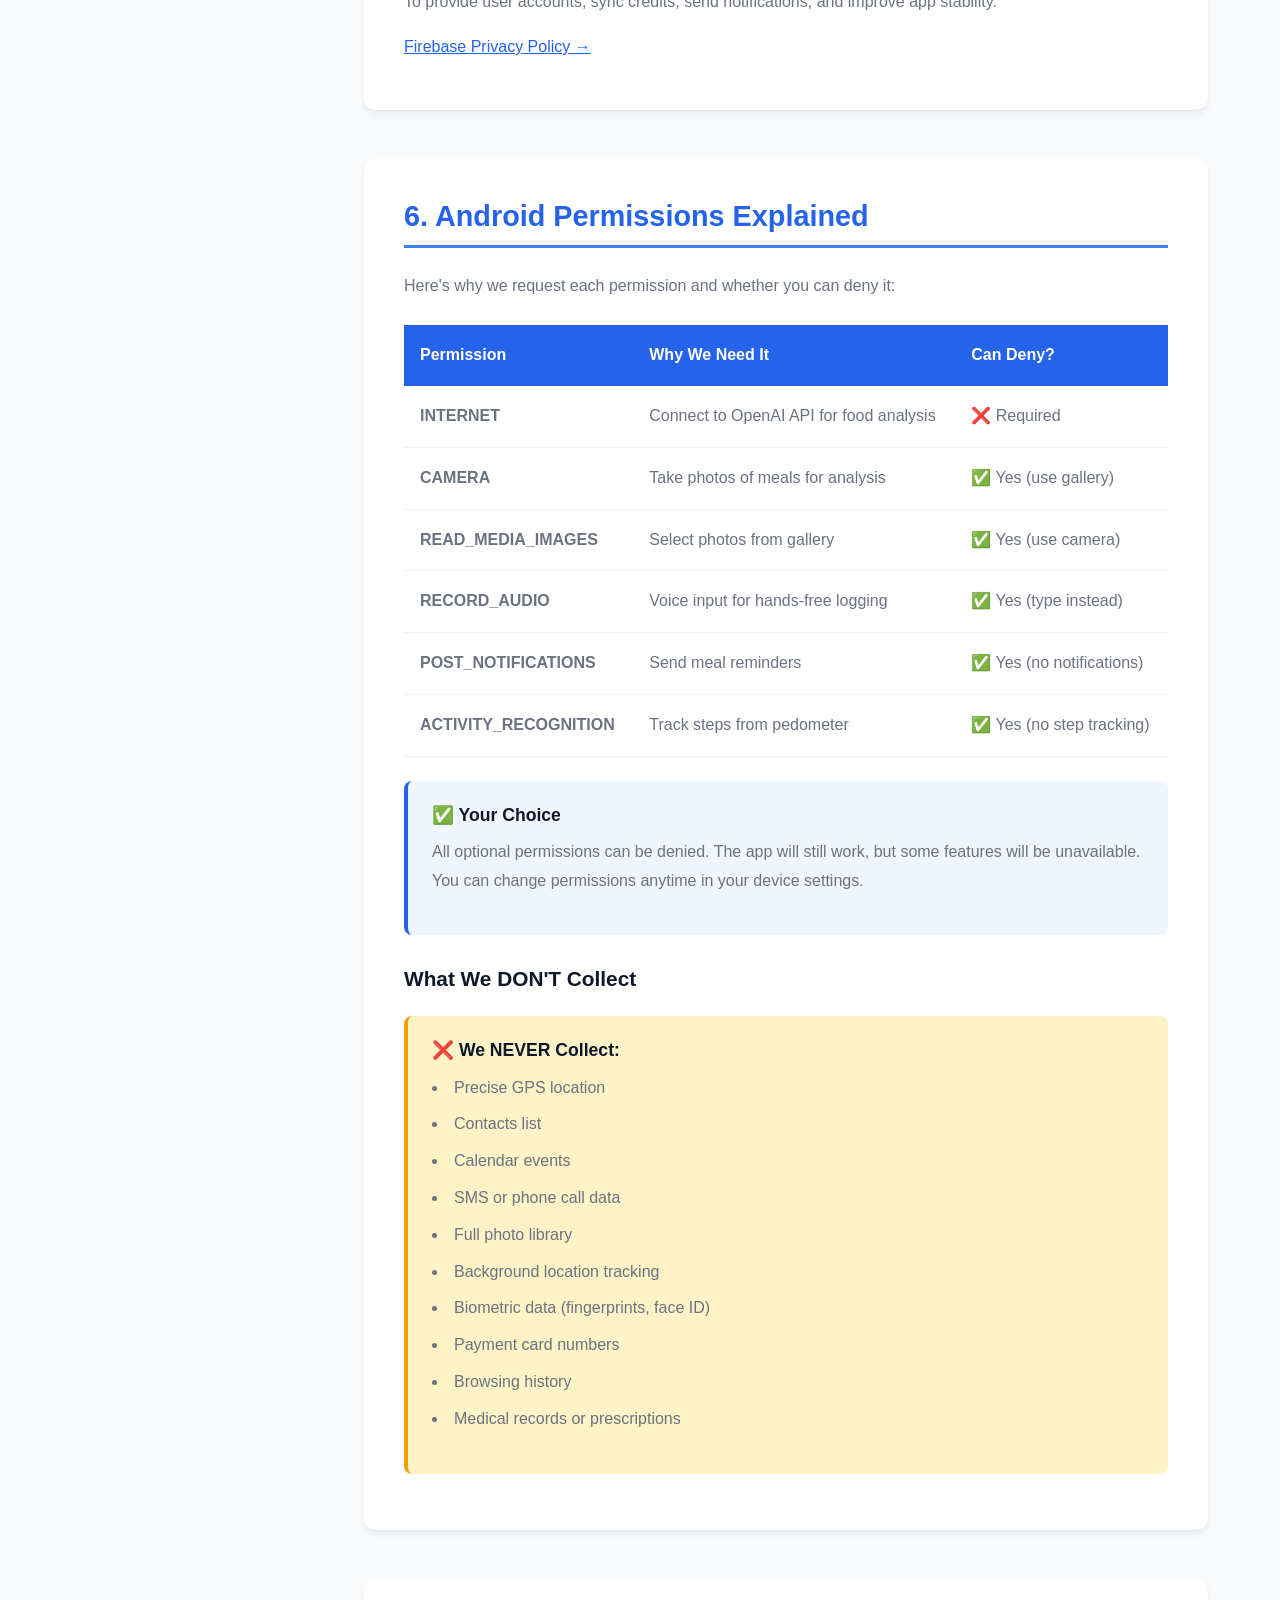
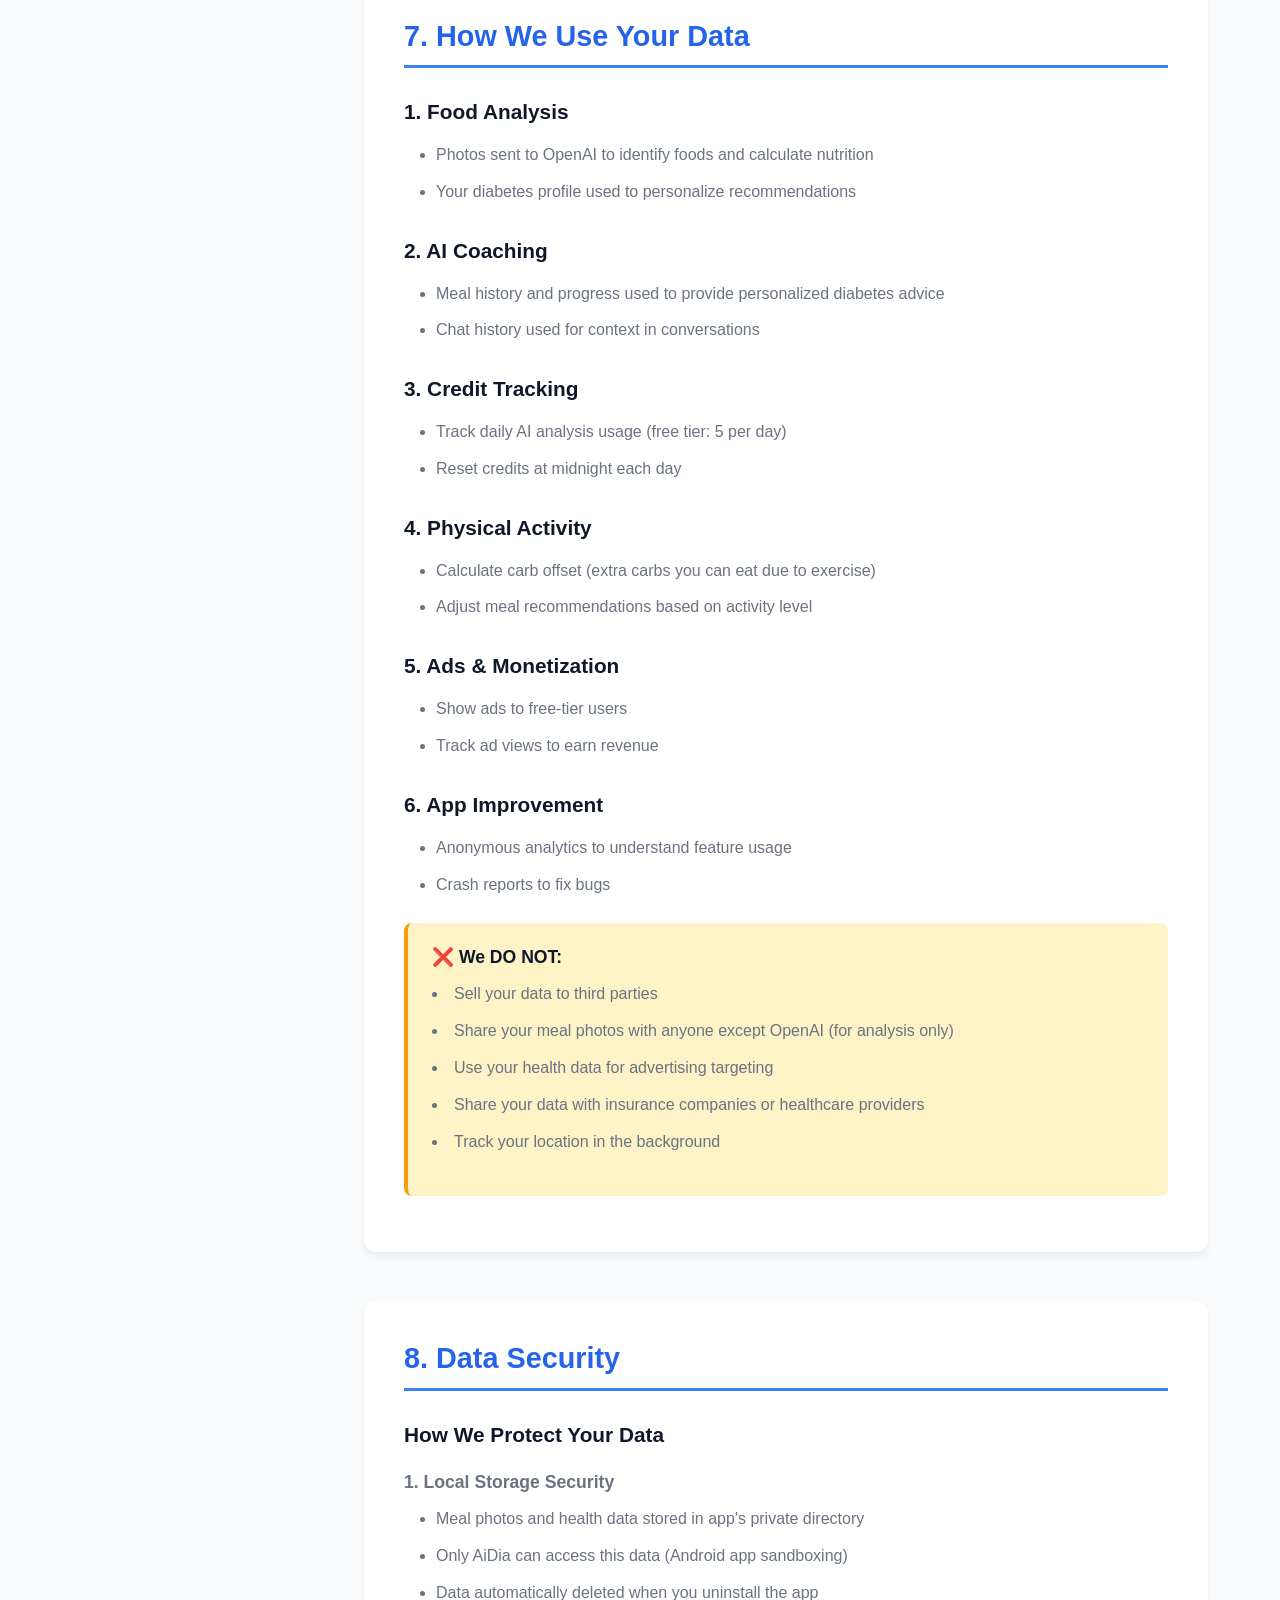
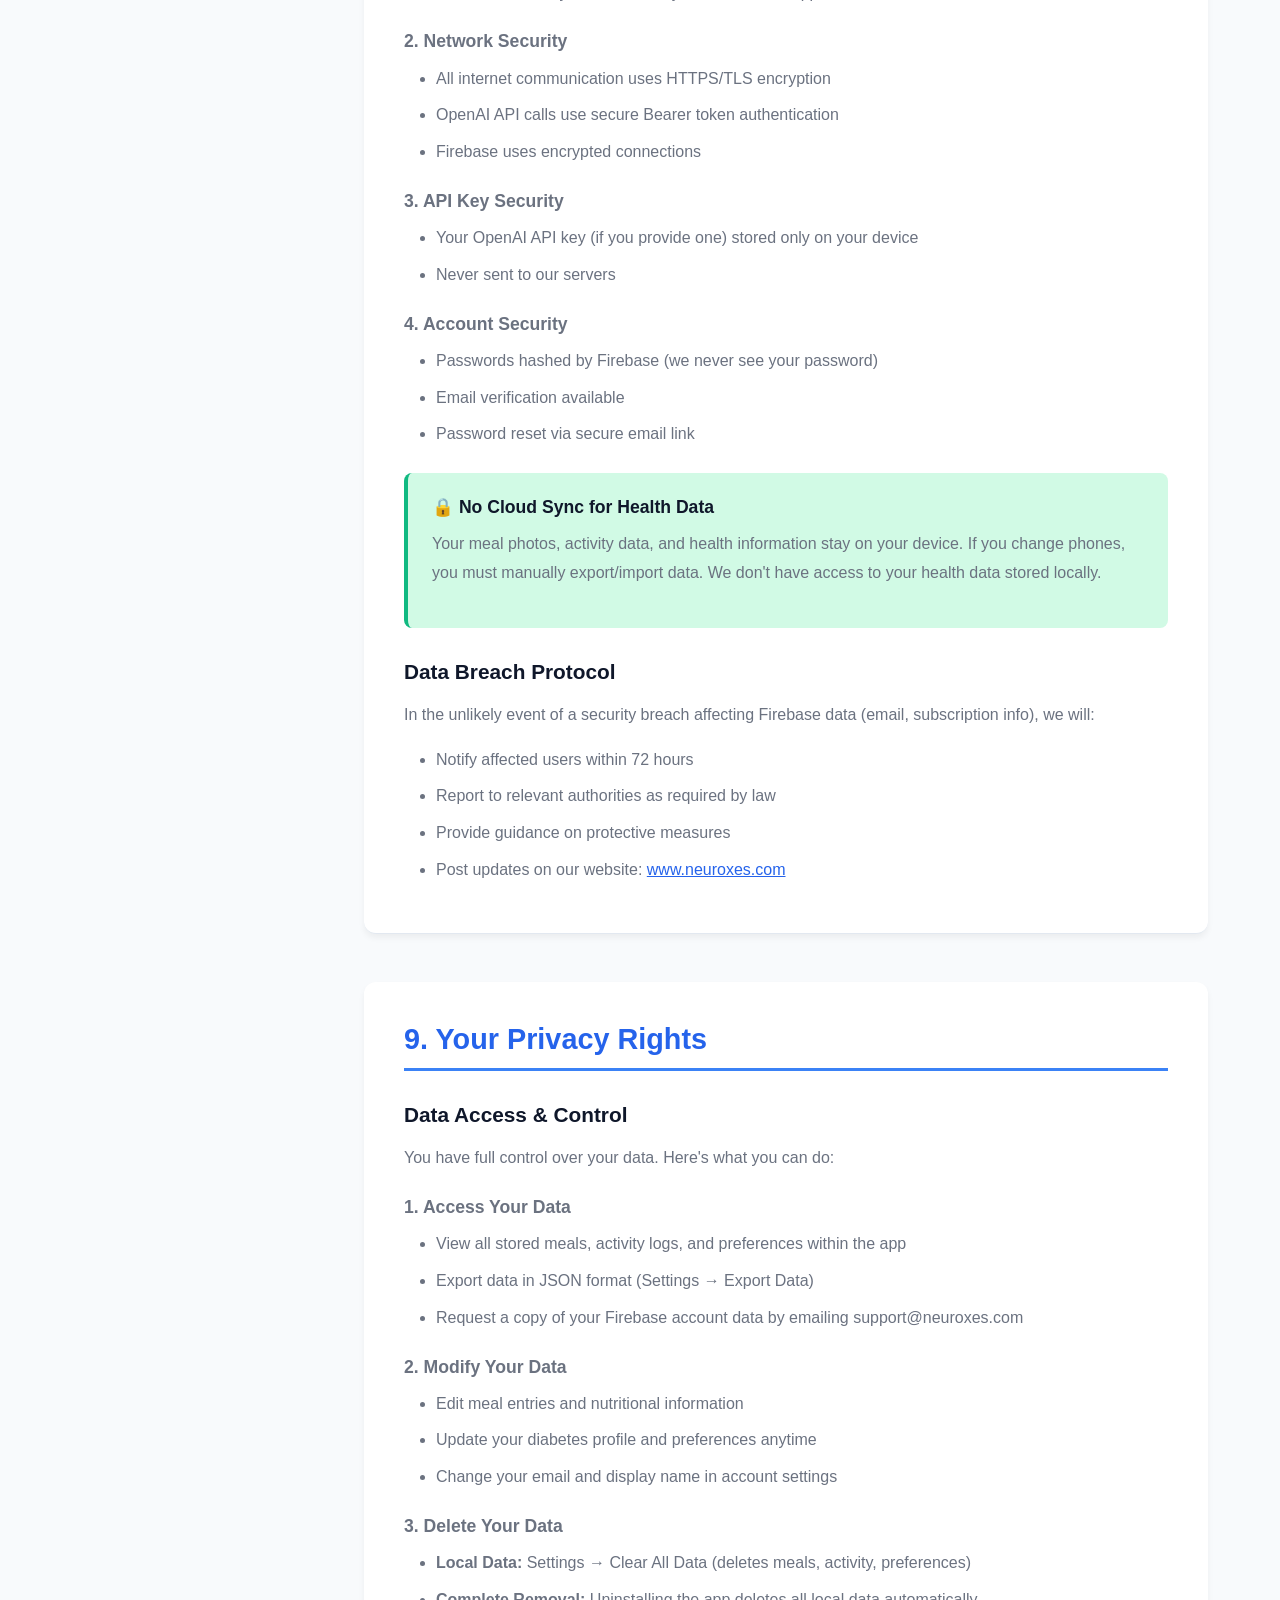
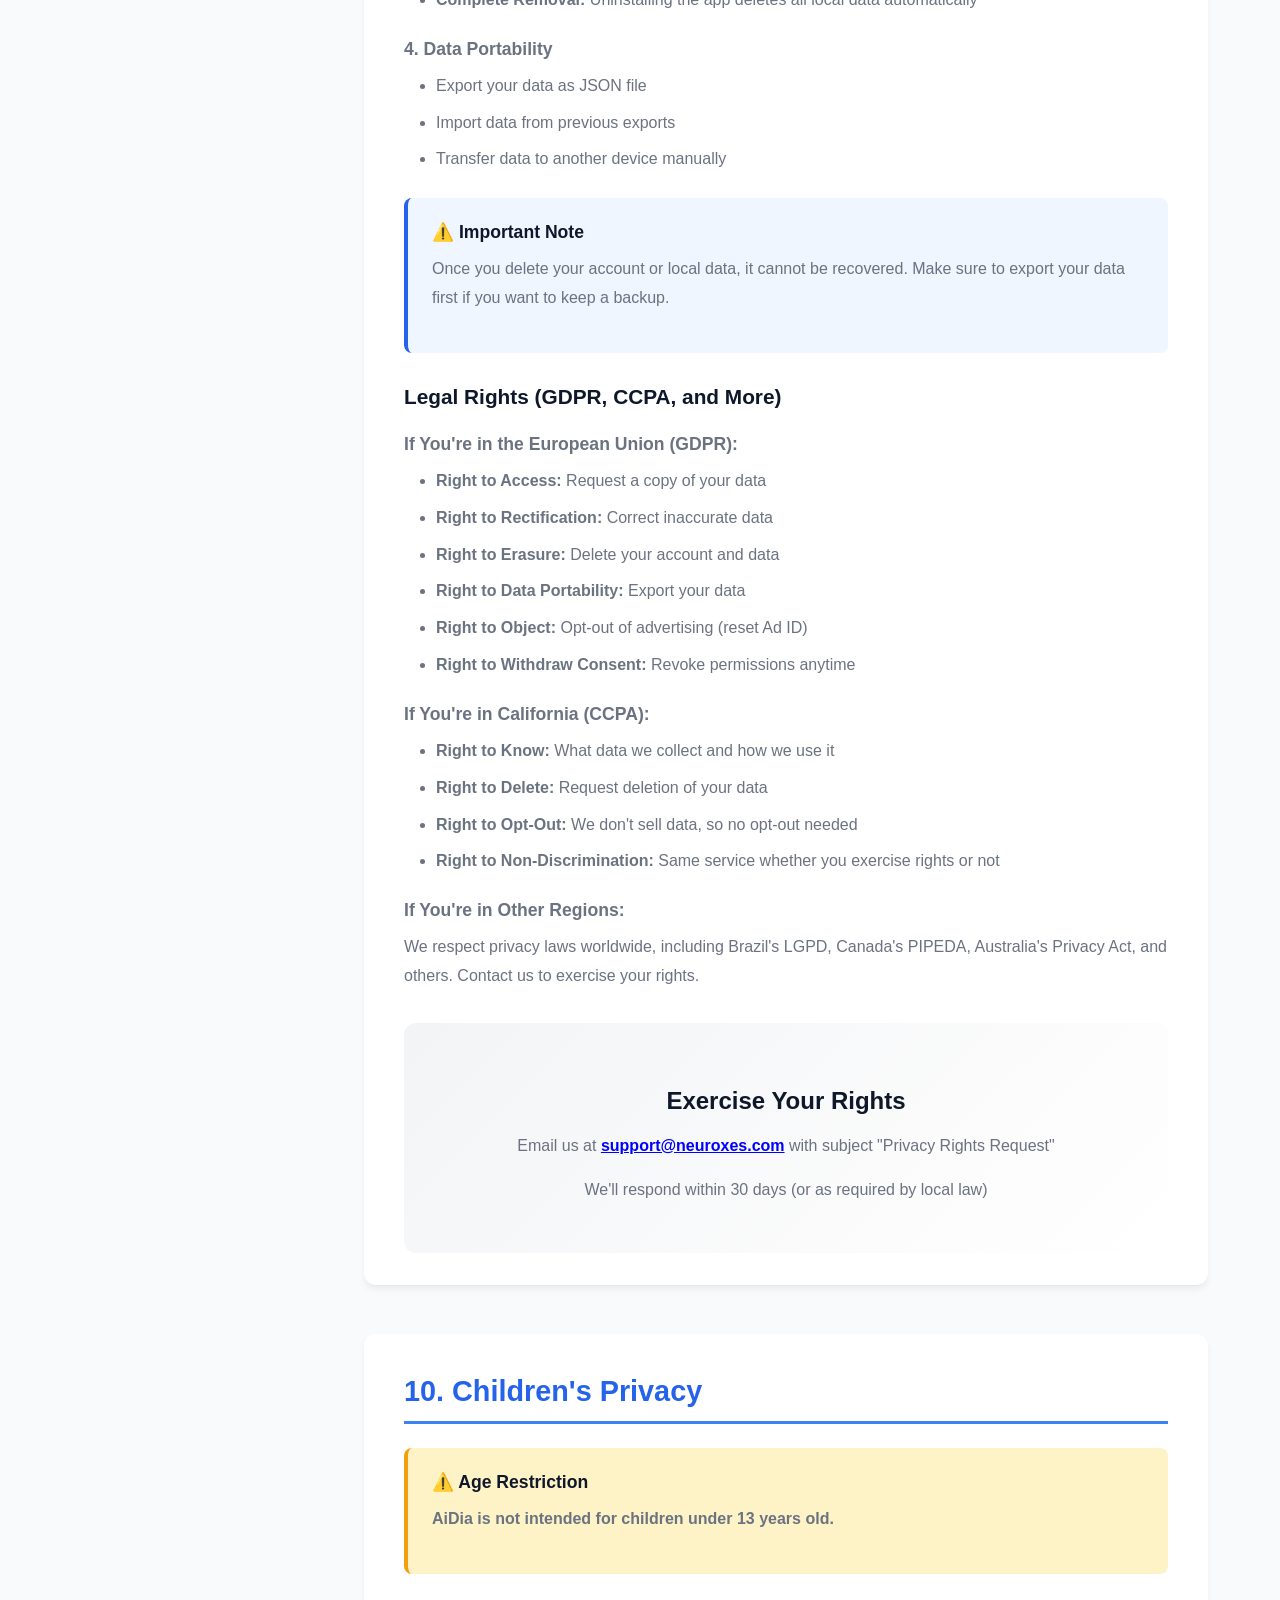
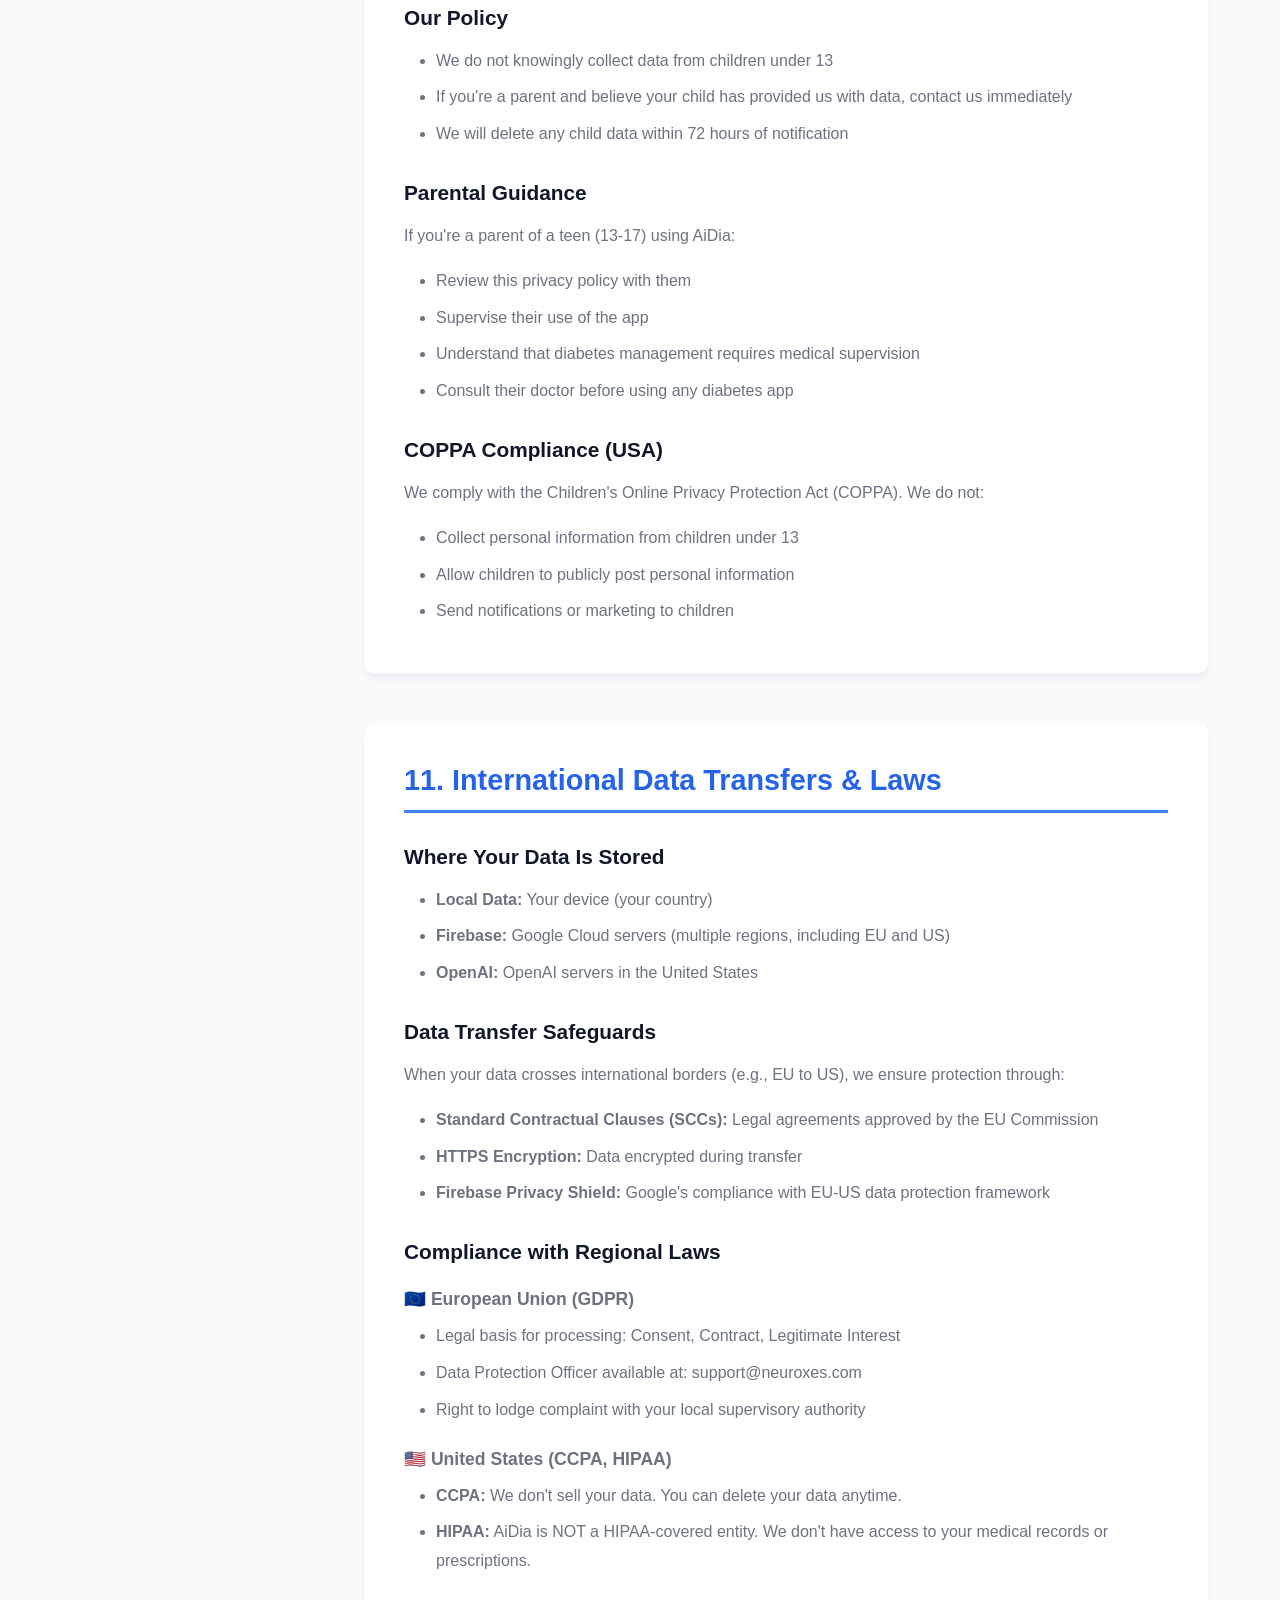
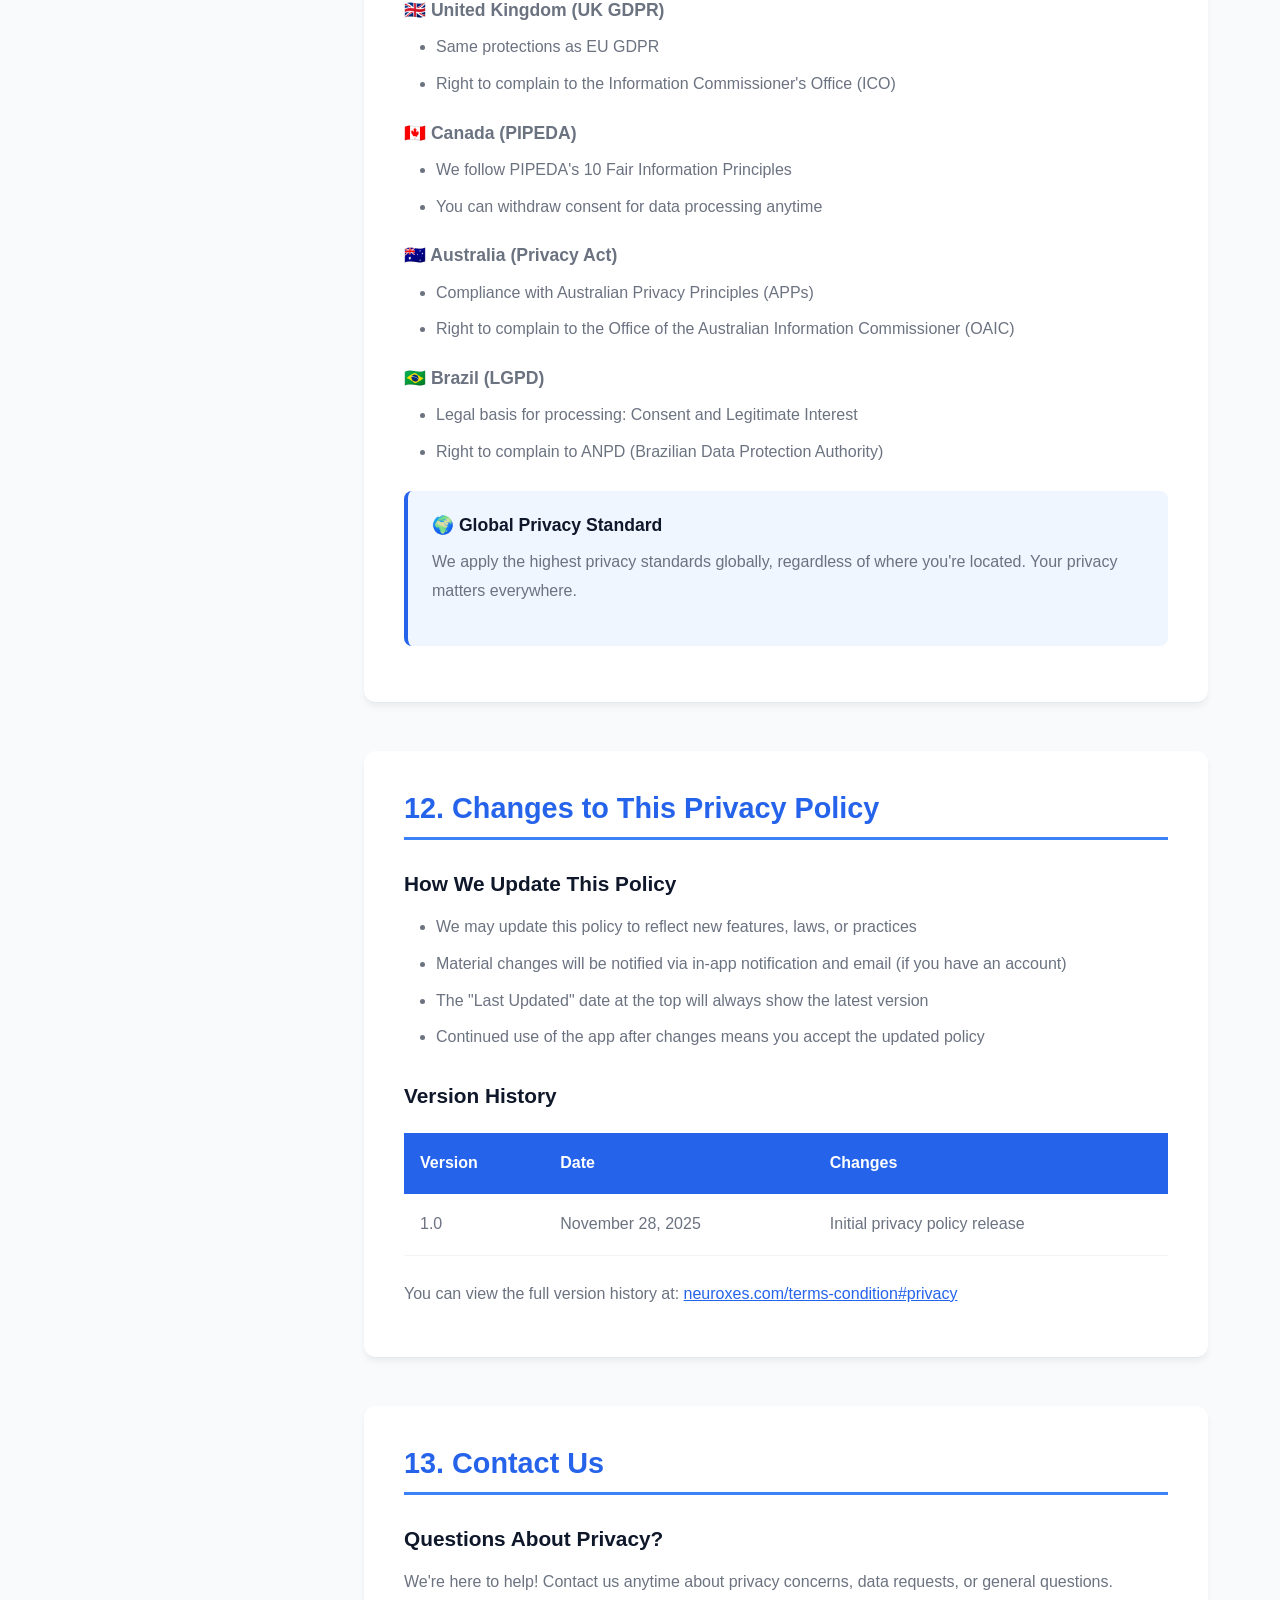
<file: privacy-policy.html>
<!DOCTYPE html>
<html lang="en">
<head>
    <meta charset="UTF-8">
    <meta name="viewport" content="width=device-width, initial-scale=1.0">
    <title>Privacy Policy - AiDia | AI Diabetes Assistant</title>
    <meta name="description" content="AiDia Privacy Policy - Learn how we protect your data and respect your privacy.">
    <link rel="preconnect" href="https://fonts.googleapis.com">
    <link rel="preconnect" href="https://fonts.gstatic.com" crossorigin>
    <link href="https://fonts.googleapis.com/css2?family=Inter:wght@400;500;600;700;800&display=swap" rel="stylesheet">
    <link rel="stylesheet" href="styles.css">
    <link rel="stylesheet" href="privacy.css">
    <link rel="icon" href="logo.png" type="image/png">
    <style>
        /* ── Reset privacy.css conflicts ── */
        body { background: #f8fafc; }
        footer { text-align: left; padding: 4rem 2rem 1.5rem; margin-top: 0; }
        footer a { color: inherit; }

        /* ── Reading progress bar ── */
        #readingProgress {
            position: fixed;
            top: 0; left: 0;
            height: 3px;
            width: 0%;
            background: linear-gradient(90deg, #2563eb, #60a5fa);
            z-index: 1100;
            transition: width 0.1s linear;
            border-radius: 0 2px 2px 0;
        }

        /* ── Navbar redesign ── */
        #navbar {
            position: fixed !important;
            top: 0; left: 0; right: 0;
            z-index: 1000;
            background: rgba(255,255,255,0.88) !important;
            backdrop-filter: blur(18px) !important;
            -webkit-backdrop-filter: blur(18px) !important;
            border-bottom: 1px solid rgba(226,232,240,0.8) !important;
            box-shadow: 0 1px 24px rgba(15,23,42,0.07) !important;
            padding: 0 !important;
            margin: 0 !important;
        }
        #navbar .nav-container {
            max-width: 1240px;
            padding: 0 2rem;
            height: 64px;
        }
        #navbar .logo {
            font-size: 1.35rem;
            font-weight: 800;
            color: #0f172a;
            gap: 0.6rem;
            letter-spacing: -0.01em;
        }
        #navbar .logo-icon {
            width: 36px; height: 36px;
            border-radius: 10px;
            box-shadow: 0 2px 8px rgba(37,99,235,0.25);
        }

        /* pill nav links */
        #navbar .nav-links {
            gap: 0.25rem;
            background: #f1f5f9;
            padding: 0.3rem;
            border-radius: 12px;
            border: 1px solid #e2e8f0;
        }
        #navbar .nav-links li a {
            font-size: 0.875rem;
            font-weight: 500;
            color: #64748b;
            padding: 0.4rem 0.85rem;
            border-radius: 8px;
            transition: all 0.18s;
            white-space: nowrap;
        }
        #navbar .nav-links li a:hover {
            color: #1e293b;
            background: #ffffff;
            box-shadow: 0 1px 4px rgba(0,0,0,0.08);
        }
        #navbar .nav-links li a.pp-active {
            color: #64748b;
            background: transparent;
            font-weight: 500;
        }
        #navbar .nav-links li a.nav-cta {
            background: #2563eb;
            color: #fff !important;
            padding: 0.45rem 1.1rem;
            border-radius: 8px;
            font-weight: 600;
            font-size: 0.875rem;
            box-shadow: 0 2px 8px rgba(37,99,235,0.3);
            margin-left: 0.35rem;
        }
        #navbar .nav-links li a.nav-cta:hover {
            background: #1d4ed8 !important;
            box-shadow: 0 4px 14px rgba(37,99,235,0.38);
            transform: translateY(-1px);
        }

        /* page breadcrumb chip */
        .pp-breadcrumb {
            display: flex;
            align-items: center;
            gap: 0.4rem;
            font-size: 0.75rem;
            font-weight: 600;
            color: #2563eb;
            background: #eff6ff;
            border: 1px solid rgba(37,99,235,0.18);
            padding: 0.28rem 0.7rem;
            border-radius: 999px;
            white-space: nowrap;
        }
        .pp-breadcrumb svg { flex-shrink: 0; }

        /* ── Mobile hamburger ── */
        #navbar .mobile-menu {
            width: 36px; height: 36px;
            background: #f1f5f9;
            border-radius: 9px;
            border: 1px solid #e2e8f0;
            display: none;
            align-items: center;
            justify-content: center;
            flex-direction: column;
            gap: 4.5px;
            cursor: pointer;
            padding: 0;
        }
        #navbar .mobile-menu span {
            width: 16px; height: 2px;
            background: #334155;
            border-radius: 2px;
        }
        #navbar .mobile-menu.open span:nth-child(1) { transform: translateY(6.5px) rotate(45deg); }
        #navbar .mobile-menu.open span:nth-child(2) { opacity: 0; }
        #navbar .mobile-menu.open span:nth-child(3) { transform: translateY(-6.5px) rotate(-45deg); }

        /* ── Mobile nav drawer ── */
        @media (max-width: 768px) {
            .privacy-page-body { padding-top: 64px; }
            #navbar .mobile-menu { display: flex; }
            #navbar .nav-links {
                display: none;
                position: fixed;
                top: 64px; left: 0; right: 0;
                background: rgba(255,255,255,0.97);
                backdrop-filter: blur(20px);
                -webkit-backdrop-filter: blur(20px);
                flex-direction: column;
                align-items: stretch;
                padding: 1rem 1.25rem 1.5rem;
                gap: 0.3rem;
                border-radius: 0;
                border: none;
                border-bottom: 1px solid #e2e8f0;
                box-shadow: 0 16px 40px rgba(15,23,42,0.1);
                z-index: 999;
            }
            #navbar .nav-links.mobile-open { display: flex; }
            #navbar .nav-links li a {
                padding: 0.7rem 1rem;
                font-size: 0.95rem;
                border-radius: 10px;
            }
            #navbar .nav-links li a.nav-cta {
                margin-left: 0;
                margin-top: 0.4rem;
                text-align: center;
                padding: 0.75rem 1rem;
            }
            .pp-breadcrumb { display: none; }
        }

        /* ── Privacy page layout ── */
        .privacy-page-body { padding-top: 72px; }
        .privacy-layout {
            display: flex;
            max-width: 1200px;
            margin: 0 auto;
            padding: 2.5rem 2rem;
            gap: 2rem;
            align-items: flex-start;
        }

        /* ── Sidebar ── */
        .privacy-sidebar {
            flex: 0 0 260px;
            position: sticky;
            top: 82px;
            max-height: calc(100vh - 100px);
            overflow-y: auto;
            background: rgba(255,255,255,0.88);
            backdrop-filter: blur(18px);
            -webkit-backdrop-filter: blur(18px);
            border-radius: 16px;
            border: 1px solid rgba(226,232,240,0.9);
            padding: 1rem;
            box-shadow: 0 1px 24px rgba(15,23,42,0.07);
        }
        .privacy-sidebar h3 {
            font-size: 0.65rem;
            font-weight: 700;
            letter-spacing: 0.12em;
            text-transform: uppercase;
            color: #94a3b8;
            margin-bottom: 0.5rem;
            padding: 0 0.4rem;
        }
        .privacy-sidebar nav {
            display: flex;
            flex-direction: column;
            gap: 0.2rem;
            background: #f1f5f9;
            border: 1px solid #e2e8f0;
            border-radius: 12px;
            padding: 0.3rem;
        }
        .privacy-sidebar nav a {
            display: flex;
            align-items: center;
            padding: 0.45rem 0.85rem;
            font-size: 0.82rem;
            font-weight: 500;
            color: #64748b;
            text-decoration: none;
            border-radius: 8px;
            border-left: none;
            transition: all 0.18s;
            line-height: 1.4;
            white-space: nowrap;
            overflow: hidden;
            text-overflow: ellipsis;
        }
        .privacy-sidebar nav a:hover {
            color: #1e293b;
            background: #ffffff;
            box-shadow: 0 1px 4px rgba(0,0,0,0.08);
        }
        .privacy-sidebar nav a.active {
            color: #2563eb;
            background: #ffffff;
            font-weight: 600;
            box-shadow: 0 1px 6px rgba(37,99,235,0.15);
        }
        .privacy-sidebar::-webkit-scrollbar { width: 3px; }
        .privacy-sidebar::-webkit-scrollbar-track { background: transparent; }
        .privacy-sidebar::-webkit-scrollbar-thumb { background: #cbd5e1; border-radius: 2px; }

        /* ── Main content ── */
        .privacy-main { flex: 1; min-width: 0; }
        .privacy-main .content { padding: 0; }
        .privacy-main .policy-section {
            margin-bottom: 3rem;
            padding-bottom: 2rem;
            border-bottom: 1px solid #e2e8f0;
        }
        .privacy-main .policy-section:last-child { border-bottom: none; }

        @media (max-width: 768px) {
            .privacy-layout { flex-direction: column; padding: 1.5rem 1rem; }
            .privacy-sidebar { position: static; flex: none; width: 100%; max-height: none; }
            .hiw-steps-grid { grid-template-columns: 1fr !important; }
        }
    </style>
</head>
<body class="privacy-page-body">

    <!-- ── Reading progress bar ── -->
    <div id="readingProgress"></div>

    <!-- ── Navigation ── -->
    <nav id="navbar">
        <div class="nav-container">
            <a href="index.html" class="logo">
                <div class="logo-icon"><img src="logo.png" alt="AiDia" width="36" height="36"></div>
                AiDia
            </a>


            <ul class="nav-links" id="navLinks">
                <li><a href="index.html#features">Features</a></li>
                <li><a href="index.html#how-it-works">How It Works</a></li>
                <li><a href="index.html#reviews">Reviews</a></li>
                <li><a href="privacy-policy.html" class="pp-active">Privacy Policy</a></li>
                <li><a href="index.html#download" class="nav-cta">Download Free</a></li>
            </ul>
            <div class="mobile-menu" id="mobileMenu" aria-label="Toggle menu">
                <span></span><span></span><span></span>
            </div>
        </div>
    </nav>

    <!-- ── Privacy layout ── -->
    <div class="privacy-layout">

        <!-- Sticky left sidebar -->
        <aside class="privacy-sidebar">
            <h3>Privacy Policy</h3>
            <nav id="tocNav">
                <a href="#overview">1. Overview</a>
                <a href="#data-collection">2. Data Collection</a>
                <a href="#local-storage">3. Local Storage</a>
                <a href="#cloud-storage">4. Cloud Storage</a>
                <a href="#third-party">5. Third-Party Services</a>
                <a href="#permissions">6. App Permissions</a>
                <a href="#usage">7. How We Use Data</a>
                <a href="#security">8. Data Security</a>
                <a href="#rights">9. Your Rights</a>
                <a href="#children">10. Children's Privacy</a>
                <a href="#international">11. International Laws</a>
                <a href="#changes">12. Policy Changes</a>
                <a href="#contact">13. Contact Us</a>
            </nav>
        </aside>

        <!-- Main content -->
        <main class="privacy-main">
            <div class="content">

                <!-- Overview -->
                <section id="overview" class="policy-section">
                    <h2>1. Overview</h2>

                    <div class="highlight-box success">
                        <h4>🔒 Privacy-First Approach</h4>
                        <p><strong>Your health data stays on YOUR device.</strong> We don't store your meal photos, activity data, or personal health information on our servers. You have complete control over your data.</p>
                    </div>

                    <h3>App Information</h3>
                    <ul>
                        <li><strong>App Name:</strong> AiDia - AI Diabetes Assistant</li>
                        <li><strong>Developer:</strong> Neuroxes</li>
                        <li><strong>Platform:</strong> Android, iOS, Web</li>
                        <li><strong>Category:</strong> Health & Fitness / Medical</li>
                        <li><strong>Contact:</strong> support@neuroxes.com</li>
                    </ul>

                    <h3>What AiDia Does</h3>
                    <p>AiDia helps diabetes patients manage their carbohydrate intake and insulin needs using AI-powered food analysis. Users take photos of meals to get instant nutritional information, track physical activity, receive personalized AI coaching, and monitor their HbA1c goals.</p>

                    <div class="highlight-box">
                        <h4>📌 Key Privacy Points</h4>
                        <ul style="margin-left: 0; list-style-position: inside;">
                            <li>✅ Your meal photos and health data stored locally on your device</li>
                            <li>✅ We never sell your personal information</li>
                            <li>✅ You can delete all data anytime</li>
                            <li>✅ HTTPS encryption for all network communications</li>
                            <li>✅ Full compliance with GDPR, CCPA, and other privacy laws</li>
                        </ul>
                    </div>
                </section>

                <!-- Data Collection -->
                <section id="data-collection" class="policy-section">
                    <h2>2. Data Collection Overview</h2>
                    <p>We believe in transparency. Here's exactly what data we collect and where it's stored:</p>

                    <table>
                        <thead>
                            <tr>
                                <th>Data Type</th>
                                <th>Storage Location</th>
                                <th>Purpose</th>
                            </tr>
                        </thead>
                        <tbody>
                            <tr>
                                <td>Meal Photos & Nutrition</td>
                                <td>Your Device Only</td>
                                <td>Track your meals and carb intake</td>
                            </tr>
                            <tr>
                                <td>Physical Activity</td>
                                <td>Your Device Only</td>
                                <td>Calculate carb offset from exercise</td>
                            </tr>
                            <tr>
                                <td>User Preferences</td>
                                <td>Your Device Only</td>
                                <td>Customize app experience</td>
                            </tr>
                            <tr>
                                <td>Email & Display Name</td>
                                <td>Firebase Cloud</td>
                                <td>Account authentication</td>
                            </tr>
                            <tr>
                                <td>Subscription Status</td>
                                <td>Firebase Cloud</td>
                                <td>Manage app access and credits</td>
                            </tr>
                            <tr>
                                <td>Food Analysis Requests</td>
                                <td>OpenAI (30 days)</td>
                                <td>AI-powered nutritional analysis</td>
                            </tr>
                        </tbody>
                    </table>
                </section>

                <!-- Local Storage -->
                <section id="local-storage" class="policy-section">
                    <h2>3. Data Stored Locally (Your Device Only)</h2>

                    <div class="highlight-box success">
                        <h4>🏠 Private & Secure</h4>
                        <p>This data NEVER leaves your device. It's stored in your phone's private app directory using SQLite database and local storage.</p>
                    </div>

                    <h3>A. Meal Information</h3>
                    <ul>
                        <li>Photos of meals (stored in device storage)</li>
                        <li>Meal names and timestamps</li>
                        <li>Nutritional data: calories, carbs, protein, fats, fiber, sugar</li>
                        <li>Food items detected by AI with confidence scores</li>
                        <li>Serving sizes and portion multipliers</li>
                        <li>User notes and custom tags</li>
                        <li>Location information (country/region for meal suggestions - NOT GPS)</li>
                    </ul>

                    <h3>B. Physical Activity Data</h3>
                    <ul>
                        <li>Step counts from device pedometer</li>
                        <li>Walking distance and duration</li>
                        <li>Activity type (walking, running, cycling, etc.)</li>
                        <li>Calories burned estimates</li>
                        <li>Activity notes</li>
                    </ul>

                    <h3>C. Walking Session & Story Data</h3>
                    <ul>
                        <li>Walking session start/end times</li>
                        <li>Steps during story sessions</li>
                        <li>Story progress (chapter numbers, completion status)</li>
                    </ul>

                    <h3>D. User Preferences</h3>
                    <ul>
                        <li>OpenAI API key (if you provide your own)</li>
                        <li>Theme preferences (light/dark mode)</li>
                        <li>Notification settings</li>
                        <li>Language preferences</li>
                    </ul>

                    <div class="highlight-box">
                        <h4>🔐 Security Note</h4>
                        <p>All locally stored data is protected by Android's app sandboxing. Only AiDia can access this data. When you uninstall the app, all local data is automatically deleted.</p>
                    </div>
                </section>

                <!-- Cloud Storage -->
                <section id="cloud-storage" class="policy-section">
                    <h2>4. Data Stored in Firebase Cloud</h2>

                    <p>We use Firebase (Google) to provide account features and app functionality. Here's what we store in the cloud:</p>

                    <h3>A. Authentication Data (only if you create an account)</h3>
                    <ul>
                        <li>Email address</li>
                        <li>Display name</li>
                        <li>Unique User ID (generated by Firebase)</li>
                        <li>Account creation date</li>
                    </ul>

                    <h3>B. Subscription & Credit Tracking</h3>
                    <ul>
                        <li>Current subscription tier (free/standard/pro)</li>
                        <li>Daily credit usage count (for AI analyses)</li>
                        <li>Last credit reset date</li>
                        <li>In-app purchase receipts (for subscription verification)</li>
                    </ul>

                    <h3>C. Device-Based Tracking (for users without accounts)</h3>
                    <ul>
                        <li>Device fingerprint ID (sanitized - no personal info)</li>
                        <li>Daily credit usage count</li>
                        <li>Last credit reset date</li>
                    </ul>

                    <h3>D. Push Notification Tokens</h3>
                    <ul>
                        <li>Firebase Cloud Messaging (FCM) token</li>
                        <li>Notification topic subscriptions (e.g., "all_users")</li>
                    </ul>

                    <div class="highlight-box">
                        <h4>📊 Important Note</h4>
                        <p>Your health data (meals, activity, diabetes profile) is NOT stored in Firebase. It stays on your device only.</p>
                    </div>
                </section>

                <!-- Third-Party Services -->
                <section id="third-party" class="policy-section">
                    <h2>5. Third-Party Services</h2>

                    <h3>A. OpenAI (AI Analysis)</h3>

                    <h4>What We Send to OpenAI:</h4>
                    <ul>
                        <li>Food photos (only when you analyze a meal)</li>
                        <li>Your diabetes profile (age, gender, insulin type, carb ratio, glucose targets)</li>
                        <li>HbA1c levels (current, target, progress)</li>
                        <li>Today's meal data and carb consumption</li>
                        <li>Today's physical activity (steps, distance, carb offset)</li>
                        <li>Country/region (for culturally appropriate suggestions)</li>
                        <li>Cuisine preferences and dietary restrictions</li>
                        <li>Chat conversation history (for AI coach feature)</li>
                        <li>Voice recordings (if using voice input)</li>
                    </ul>

                    <h4>Why We Send It:</h4>
                    <ul>
                        <li>To analyze food photos and provide nutritional information</li>
                        <li>To give personalized diabetes management advice</li>
                        <li>To transcribe voice input</li>
                    </ul>

                    <div class="highlight-box success">
                        <h4>✅ OpenAI Privacy Commitment</h4>
                        <ul style="margin-left: 0; list-style-position: inside;">
                            <li>OpenAI keeps API data for 30 days, then automatically deletes it</li>
                            <li>OpenAI does NOT use API data to train their models</li>
                            <li><a href="https://openai.com/policies/privacy-policy" target="_blank" style="color: var(--primary);">Read OpenAI Privacy Policy →</a></li>
                        </ul>
                    </div>

                    <h3>B. Google AdMob (Advertisements)</h3>

                    <h4>What Is Collected:</h4>
                    <ul>
                        <li>Device information (device type, OS version)</li>
                        <li>Advertising ID (resettable in device settings)</li>
                        <li>Approximate location (country/region - NOT precise GPS)</li>
                        <li>Ad interaction data (views, clicks)</li>
                        <li>App usage patterns (which screens show ads)</li>
                    </ul>

                    <h4>Purpose:</h4>
                    <p>To display relevant ads and earn revenue to support free app usage.</p>

                    <div class="highlight-box">
                        <h4>🚫 Opt-Out Option</h4>
                        <p>You can reset your Advertising ID in Android Settings → Google → Ads → Reset Advertising ID</p>
                        <p><a href="https://policies.google.com/privacy" target="_blank" style="color: var(--primary);">Google Ads Privacy Policy →</a></p>
                    </div>

                    <h3>C. Firebase Services (Google)</h3>

                    <h4>What Is Collected:</h4>
                    <ul>
                        <li>Authentication data (email, UID)</li>
                        <li>App usage analytics (screen views, feature usage - anonymous)</li>
                        <li>Crash reports and error logs (for bug fixes)</li>
                        <li>Performance metrics (app speed, network latency)</li>
                    </ul>

                    <h4>Purpose:</h4>
                    <p>To provide user accounts, sync credits, send notifications, and improve app stability.</p>

                    <p><a href="https://firebase.google.com/support/privacy" target="_blank" style="color: var(--primary);">Firebase Privacy Policy →</a></p>
                </section>

                <!-- Permissions -->
                <section id="permissions" class="policy-section">
                    <h2>6. Android Permissions Explained</h2>

                    <p>Here's why we request each permission and whether you can deny it:</p>

                    <table>
                        <thead>
                            <tr>
                                <th>Permission</th>
                                <th>Why We Need It</th>
                                <th>Can Deny?</th>
                            </tr>
                        </thead>
                        <tbody>
                            <tr>
                                <td><strong>INTERNET</strong></td>
                                <td>Connect to OpenAI API for food analysis</td>
                                <td>❌ Required</td>
                            </tr>
                            <tr>
                                <td><strong>CAMERA</strong></td>
                                <td>Take photos of meals for analysis</td>
                                <td>✅ Yes (use gallery)</td>
                            </tr>
                            <tr>
                                <td><strong>READ_MEDIA_IMAGES</strong></td>
                                <td>Select photos from gallery</td>
                                <td>✅ Yes (use camera)</td>
                            </tr>
                            <tr>
                                <td><strong>RECORD_AUDIO</strong></td>
                                <td>Voice input for hands-free logging</td>
                                <td>✅ Yes (type instead)</td>
                            </tr>
                            <tr>
                                <td><strong>POST_NOTIFICATIONS</strong></td>
                                <td>Send meal reminders</td>
                                <td>✅ Yes (no notifications)</td>
                            </tr>
                            <tr>
                                <td><strong>ACTIVITY_RECOGNITION</strong></td>
                                <td>Track steps from pedometer</td>
                                <td>✅ Yes (no step tracking)</td>
                            </tr>
                        </tbody>
                    </table>

                    <div class="highlight-box">
                        <h4>✅ Your Choice</h4>
                        <p>All optional permissions can be denied. The app will still work, but some features will be unavailable. You can change permissions anytime in your device settings.</p>
                    </div>

                    <h3>What We DON'T Collect</h3>
                    <div class="highlight-box warning">
                        <h4>❌ We NEVER Collect:</h4>
                        <ul style="margin-left: 0; list-style-position: inside;">
                            <li>Precise GPS location</li>
                            <li>Contacts list</li>
                            <li>Calendar events</li>
                            <li>SMS or phone call data</li>
                            <li>Full photo library</li>
                            <li>Background location tracking</li>
                            <li>Biometric data (fingerprints, face ID)</li>
                            <li>Payment card numbers</li>
                            <li>Browsing history</li>
                            <li>Medical records or prescriptions</li>
                        </ul>
                    </div>
                </section>

                <!-- How We Use Data -->
                <section id="usage" class="policy-section">
                    <h2>7. How We Use Your Data</h2>

                    <h3>1. Food Analysis</h3>
                    <ul>
                        <li>Photos sent to OpenAI to identify foods and calculate nutrition</li>
                        <li>Your diabetes profile used to personalize recommendations</li>
                    </ul>

                    <h3>2. AI Coaching</h3>
                    <ul>
                        <li>Meal history and progress used to provide personalized diabetes advice</li>
                        <li>Chat history used for context in conversations</li>
                    </ul>

                    <h3>3. Credit Tracking</h3>
                    <ul>
                        <li>Track daily AI analysis usage (free tier: 5 per day)</li>
                        <li>Reset credits at midnight each day</li>
                    </ul>

                    <h3>4. Physical Activity</h3>
                    <ul>
                        <li>Calculate carb offset (extra carbs you can eat due to exercise)</li>
                        <li>Adjust meal recommendations based on activity level</li>
                    </ul>

                    <h3>5. Ads & Monetization</h3>
                    <ul>
                        <li>Show ads to free-tier users</li>
                        <li>Track ad views to earn revenue</li>
                    </ul>

                    <h3>6. App Improvement</h3>
                    <ul>
                        <li>Anonymous analytics to understand feature usage</li>
                        <li>Crash reports to fix bugs</li>
                    </ul>

                    <div class="highlight-box warning">
                        <h4>❌ We DO NOT:</h4>
                        <ul style="margin-left: 0; list-style-position: inside;">
                            <li>Sell your data to third parties</li>
                            <li>Share your meal photos with anyone except OpenAI (for analysis only)</li>
                            <li>Use your health data for advertising targeting</li>
                            <li>Share your data with insurance companies or healthcare providers</li>
                            <li>Track your location in the background</li>
                        </ul>
                    </div>
                </section>

                <!-- Security -->
                <section id="security" class="policy-section">
                    <h2>8. Data Security</h2>

                    <h3>How We Protect Your Data</h3>

                    <h4>1. Local Storage Security</h4>
                    <ul>
                        <li>Meal photos and health data stored in app's private directory</li>
                        <li>Only AiDia can access this data (Android app sandboxing)</li>
                        <li>Data automatically deleted when you uninstall the app</li>
                    </ul>

                    <h4>2. Network Security</h4>
                    <ul>
                        <li>All internet communication uses HTTPS/TLS encryption</li>
                        <li>OpenAI API calls use secure Bearer token authentication</li>
                        <li>Firebase uses encrypted connections</li>
                    </ul>

                    <h4>3. API Key Security</h4>
                    <ul>
                        <li>Your OpenAI API key (if you provide one) stored only on your device</li>
                        <li>Never sent to our servers</li>
                    </ul>

                    <h4>4. Account Security</h4>
                    <ul>
                        <li>Passwords hashed by Firebase (we never see your password)</li>
                        <li>Email verification available</li>
                        <li>Password reset via secure email link</li>
                    </ul>

                    <div class="highlight-box success">
                        <h4>🔒 No Cloud Sync for Health Data</h4>
                        <p>Your meal photos, activity data, and health information stay on your device. If you change phones, you must manually export/import data. We don't have access to your health data stored locally.</p>
                    </div>

                    <h3>Data Breach Protocol</h3>
                    <p>In the unlikely event of a security breach affecting Firebase data (email, subscription info), we will:</p>
                    <ul>
                        <li>Notify affected users within 72 hours</li>
                        <li>Report to relevant authorities as required by law</li>
                        <li>Provide guidance on protective measures</li>
                        <li>Post updates on our website: <a href="https://www.neuroxes.com" target="_blank" style="color: var(--primary);">www.neuroxes.com</a></li>
                    </ul>
                </section>

                <!-- Your Rights -->
                <section id="rights" class="policy-section">
                    <h2>9. Your Privacy Rights</h2>

                    <h3>Data Access & Control</h3>
                    <p>You have full control over your data. Here's what you can do:</p>

                    <h4>1. Access Your Data</h4>
                    <ul>
                        <li>View all stored meals, activity logs, and preferences within the app</li>
                        <li>Export data in JSON format (Settings → Export Data)</li>
                        <li>Request a copy of your Firebase account data by emailing support@neuroxes.com</li>
                    </ul>

                    <h4>2. Modify Your Data</h4>
                    <ul>
                        <li>Edit meal entries and nutritional information</li>
                        <li>Update your diabetes profile and preferences anytime</li>
                        <li>Change your email and display name in account settings</li>
                    </ul>

                    <h4>3. Delete Your Data</h4>
                    <ul>
                        <li><strong>Local Data:</strong> Settings → Clear All Data (deletes meals, activity, preferences)</li>
                        <li><strong>Complete Removal:</strong> Uninstalling the app deletes all local data automatically</li>
                    </ul>

                    <h4>4. Data Portability</h4>
                    <ul>
                        <li>Export your data as JSON file</li>
                        <li>Import data from previous exports</li>
                        <li>Transfer data to another device manually</li>
                    </ul>

                    <div class="highlight-box">
                        <h4>⚠️ Important Note</h4>
                        <p>Once you delete your account or local data, it cannot be recovered. Make sure to export your data first if you want to keep a backup.</p>
                    </div>

                    <h3>Legal Rights (GDPR, CCPA, and More)</h3>

                    <h4>If You're in the European Union (GDPR):</h4>
                    <ul>
                        <li><strong>Right to Access:</strong> Request a copy of your data</li>
                        <li><strong>Right to Rectification:</strong> Correct inaccurate data</li>
                        <li><strong>Right to Erasure:</strong> Delete your account and data</li>
                        <li><strong>Right to Data Portability:</strong> Export your data</li>
                        <li><strong>Right to Object:</strong> Opt-out of advertising (reset Ad ID)</li>
                        <li><strong>Right to Withdraw Consent:</strong> Revoke permissions anytime</li>
                    </ul>

                    <h4>If You're in California (CCPA):</h4>
                    <ul>
                        <li><strong>Right to Know:</strong> What data we collect and how we use it</li>
                        <li><strong>Right to Delete:</strong> Request deletion of your data</li>
                        <li><strong>Right to Opt-Out:</strong> We don't sell data, so no opt-out needed</li>
                        <li><strong>Right to Non-Discrimination:</strong> Same service whether you exercise rights or not</li>
                    </ul>

                    <h4>If You're in Other Regions:</h4>
                    <p>We respect privacy laws worldwide, including Brazil's LGPD, Canada's PIPEDA, Australia's Privacy Act, and others. Contact us to exercise your rights.</p>

                    <div class="contact-box" style="margin-top: 2rem;">
                        <h3>Exercise Your Rights</h3>
                        <p>Email us at <a href="mailto:support@neuroxes.com" style="color: blue;">support@neuroxes.com</a> with subject "Privacy Rights Request"</p>
                        <p>We'll respond within 30 days (or as required by local law)</p>
                    </div>
                </section>

                <!-- Children's Privacy -->
                <section id="children" class="policy-section">
                    <h2>10. Children's Privacy</h2>

                    <div class="highlight-box warning">
                        <h4>⚠️ Age Restriction</h4>
                        <p><strong>AiDia is not intended for children under 13 years old.</strong></p>
                    </div>

                    <h3>Our Policy</h3>
                    <ul>
                        <li>We do not knowingly collect data from children under 13</li>
                        <li>If you're a parent and believe your child has provided us with data, contact us immediately</li>
                        <li>We will delete any child data within 72 hours of notification</li>
                    </ul>

                    <h3>Parental Guidance</h3>
                    <p>If you're a parent of a teen (13-17) using AiDia:</p>
                    <ul>
                        <li>Review this privacy policy with them</li>
                        <li>Supervise their use of the app</li>
                        <li>Understand that diabetes management requires medical supervision</li>
                        <li>Consult their doctor before using any diabetes app</li>
                    </ul>

                    <h3>COPPA Compliance (USA)</h3>
                    <p>We comply with the Children's Online Privacy Protection Act (COPPA). We do not:</p>
                    <ul>
                        <li>Collect personal information from children under 13</li>
                        <li>Allow children to publicly post personal information</li>
                        <li>Send notifications or marketing to children</li>
                    </ul>
                </section>

                <!-- International Transfers -->
                <section id="international" class="policy-section">
                    <h2>11. International Data Transfers & Laws</h2>

                    <h3>Where Your Data Is Stored</h3>
                    <ul>
                        <li><strong>Local Data:</strong> Your device (your country)</li>
                        <li><strong>Firebase:</strong> Google Cloud servers (multiple regions, including EU and US)</li>
                        <li><strong>OpenAI:</strong> OpenAI servers in the United States</li>
                    </ul>

                    <h3>Data Transfer Safeguards</h3>
                    <p>When your data crosses international borders (e.g., EU to US), we ensure protection through:</p>
                    <ul>
                        <li><strong>Standard Contractual Clauses (SCCs):</strong> Legal agreements approved by the EU Commission</li>
                        <li><strong>HTTPS Encryption:</strong> Data encrypted during transfer</li>
                        <li><strong>Firebase Privacy Shield:</strong> Google's compliance with EU-US data protection framework</li>
                    </ul>

                    <h3>Compliance with Regional Laws</h3>

                    <h4>🇪🇺 European Union (GDPR)</h4>
                    <ul>
                        <li>Legal basis for processing: Consent, Contract, Legitimate Interest</li>
                        <li>Data Protection Officer available at: support@neuroxes.com</li>
                        <li>Right to lodge complaint with your local supervisory authority</li>
                    </ul>

                    <h4>🇺🇸 United States (CCPA, HIPAA)</h4>
                    <ul>
                        <li><strong>CCPA:</strong> We don't sell your data. You can delete your data anytime.</li>
                        <li><strong>HIPAA:</strong> AiDia is NOT a HIPAA-covered entity. We don't have access to your medical records or prescriptions.</li>
                    </ul>

                    <h4>🇬🇧 United Kingdom (UK GDPR)</h4>
                    <ul>
                        <li>Same protections as EU GDPR</li>
                        <li>Right to complain to the Information Commissioner's Office (ICO)</li>
                    </ul>

                    <h4>🇨🇦 Canada (PIPEDA)</h4>
                    <ul>
                        <li>We follow PIPEDA's 10 Fair Information Principles</li>
                        <li>You can withdraw consent for data processing anytime</li>
                    </ul>

                    <h4>🇦🇺 Australia (Privacy Act)</h4>
                    <ul>
                        <li>Compliance with Australian Privacy Principles (APPs)</li>
                        <li>Right to complain to the Office of the Australian Information Commissioner (OAIC)</li>
                    </ul>

                    <h4>🇧🇷 Brazil (LGPD)</h4>
                    <ul>
                        <li>Legal basis for processing: Consent and Legitimate Interest</li>
                        <li>Right to complain to ANPD (Brazilian Data Protection Authority)</li>
                    </ul>

                    <div class="highlight-box">
                        <h4>🌍 Global Privacy Standard</h4>
                        <p>We apply the highest privacy standards globally, regardless of where you're located. Your privacy matters everywhere.</p>
                    </div>
                </section>

                <!-- Changes to Policy -->
                <section id="changes" class="policy-section">
                    <h2>12. Changes to This Privacy Policy</h2>

                    <h3>How We Update This Policy</h3>
                    <ul>
                        <li>We may update this policy to reflect new features, laws, or practices</li>
                        <li>Material changes will be notified via in-app notification and email (if you have an account)</li>
                        <li>The "Last Updated" date at the top will always show the latest version</li>
                        <li>Continued use of the app after changes means you accept the updated policy</li>
                    </ul>

                    <h3>Version History</h3>
                    <table>
                        <thead>
                            <tr>
                                <th>Version</th>
                                <th>Date</th>
                                <th>Changes</th>
                            </tr>
                        </thead>
                        <tbody>
                            <tr>
                                <td>1.0</td>
                                <td>November 28, 2025</td>
                                <td>Initial privacy policy release</td>
                            </tr>
                        </tbody>
                    </table>

                    <p style="margin-top: 1.5rem;">You can view the full version history at: <a href="https://neuroxes.com/terms-condition#privacy" target="_blank" style="color: var(--primary);">neuroxes.com/terms-condition#privacy</a></p>
                </section>

                <!-- Contact -->
                <section id="contact" class="policy-section">
                    <h2>13. Contact Us</h2>

                    <h3>Questions About Privacy?</h3>
                    <p>We're here to help! Contact us anytime about privacy concerns, data requests, or general questions.</p>

                    <div class="hiw-steps-grid" style="display: grid; grid-template-columns: repeat(auto-fit, minmax(200px, 1fr)); gap: 1.5rem; margin-top: 2rem;">
                        <div class="highlight-box">
                            <h4>📧 Email</h4>
                            <p><a href="mailto:support@neuroxes.com" style="color: var(--primary); font-weight: 600;">support@neuroxes.com</a></p>
                            <p style="margin-top: 0.5rem; font-size: 0.9rem;">Response time: 24-48 hours</p>
                        </div>

                        <div class="highlight-box">
                            <h4>🌐 Website</h4>
                            <p><a href="https://www.neuroxes.com" target="_blank" style="color: var(--primary); font-weight: 600;">www.neuroxes.com</a></p>
                            <p style="margin-top: 0.5rem; font-size: 0.9rem;">Visit for updates and news</p>
                        </div>

                        <div class="highlight-box">
                            <h4>📱 In-App Support</h4>
                            <p style="font-weight: 600;">Settings → Help & Support</p>
                            <p style="margin-top: 0.5rem; font-size: 0.9rem;">Submit a support ticket directly</p>
                        </div>
                    </div>

                    <h3 style="margin-top: 2rem;">Data Protection Officer</h3>
                    <p>For GDPR-related inquiries, you can reach our Data Protection Officer at:</p>
                    <ul>
                        <li>Email: support@neuroxes.com</li>
                        <li>Subject Line: "ATTN: Data Protection Officer"</li>
                    </ul>

                    <h3>Legal Requests</h3>
                    <p>For legal matters, law enforcement requests, or subpoenas:</p>
                    <ul>
                        <li>Email: support@neuroxes.com</li>
                        <li>Subject Line: "Legal Request"</li>
                    </ul>

                    <div class="contact-box">
                        <h3>💬 We Value Your Privacy</h3>
                        <p>Your trust is important to us. If you have any concerns about how we handle your data, please don't hesitate to reach out.</p>
                        <p style="margin-top: 1rem;"><a href="mailto:support@neuroxes.com" style="color: black; text-decoration: underline; font-weight: 600;">Contact Us Now →</a></p>
                    </div>
                </section>

                <!-- Medical Disclaimer -->
                <section class="policy-section" style="background: #fef3c7; border-left: 4px solid #f59e0b;">
                    <h2 style="color: #92400e;">⚠️ Important Medical Disclaimer</h2>
                    <p style="color: #78350f; font-weight: 600; font-size: 1.1rem;">AiDia is NOT a medical device and should NOT replace professional medical advice.</p>

                    <ul style="color: #78350f;">
                        <li>This app provides <strong>estimates only</strong> and may contain inaccuracies</li>
                        <li>Always consult your doctor or diabetes care team before making medical decisions</li>
                        <li>Do not adjust insulin doses based solely on app recommendations</li>
                        <li>In case of medical emergency, call emergency services immediately</li>
                        <li>AiDia is not FDA-approved or clinically validated</li>
                        <li>Use at your own risk and discretion</li>
                    </ul>

                    <p style="color: #78350f; margin-top: 1rem;">By using AiDia, you acknowledge that you understand these limitations and will use the app as a supplementary tool only.</p>
                </section>

            </div><!-- /content -->
        </main>
    </div><!-- /privacy-layout -->

    <!-- ── Footer (same as index) ── -->
    <footer id="footer-contact">
        <div class="footer-content">
            <div class="footer-brand footer-section">
                <a href="index.html" class="logo">
                    <div class="logo-icon"><img src="logo.png" alt="AiDia" width="48" height="48"></div>
AiDia
                </a>
                <p>AI-powered diabetes management designed to help you live healthier, smarter, and with more confidence.</p>
                <div class="footer-stores">
                    <a href="https://play.google.com/store/apps/details?id=com.neuroxes.aidia" class="store-badge">
                        <span class="badge-icon">
                            <svg width="18" height="20" viewBox="0 0 22 24" fill="none" xmlns="http://www.w3.org/2000/svg">
                                <path d="M0.431 0.23C0.163 0.514 0 0.956 0 1.528V22.473C0 23.045 0.163 23.487 0.431 23.771L0.502 23.84L11.753 12.589V12.412L0.502 1.161L0.431 0.23Z" fill="url(#pp_fg0)"/>
                                <path d="M15.505 16.446L11.753 12.694V12.306L15.506 8.554L15.594 8.604L20.043 11.143C21.319 11.867 21.319 13.04 20.043 13.765L15.594 16.303L15.505 16.446Z" fill="url(#pp_fg1)"/>
                                <path d="M15.595 16.303L11.753 12.5L0.431 23.771C0.849 24.215 1.538 24.269 2.312 23.836L15.595 16.303Z" fill="url(#pp_fg2)"/>
                                <path d="M15.595 8.697L2.312 1.164C1.538 0.731 0.849 0.785 0.431 1.229L11.753 12.5L15.595 8.697Z" fill="url(#pp_fg3)"/>
                                <defs>
                                    <linearGradient id="pp_fg0" x1="10.711" y1="1.354" x2="-4.612" y2="16.677" gradientUnits="userSpaceOnUse"><stop stop-color="#00A0FF"/><stop offset="1" stop-color="#00E3FF"/></linearGradient>
                                    <linearGradient id="pp_fg1" x1="21.777" y1="12.5" x2="-0.382" y2="12.5" gradientUnits="userSpaceOnUse"><stop stop-color="#FFE000"/><stop offset="1" stop-color="#FF9C00"/></linearGradient>
                                    <linearGradient id="pp_fg2" x1="13.397" y1="14.711" x2="-7.544" y2="35.652" gradientUnits="userSpaceOnUse"><stop stop-color="#FF3A44"/><stop offset="1" stop-color="#C31162"/></linearGradient>
                                    <linearGradient id="pp_fg3" x1="-2.064" y1="-6.799" x2="7.505" y2="2.77" gradientUnits="userSpaceOnUse"><stop stop-color="#32A071"/><stop offset="1" stop-color="#00F076"/></linearGradient>
                                </defs>
                            </svg>
                        </span>
                        <span class="badge-text">
                            <span class="badge-sub">Get it on</span>
                            <span class="badge-name">Google Play</span>
                        </span>
                    </a>
                    <a href="https://apps.apple.com/app/id6761293667" class="store-badge">
                        <span class="badge-icon">
                            <svg width="16" height="20" viewBox="0 0 814 1000" xmlns="http://www.w3.org/2000/svg" fill="white">
                                <path d="M788.1 340.9c-5.8 4.5-108.2 62.2-108.2 190.5 0 148.4 130.3 200.9 134.2 202.2-.6 3.2-20.7 71.9-68.7 141.9-42.8 61.6-87.5 123.1-155.5 123.1s-85.5-39.5-164-39.5c-76.5 0-103.7 40.8-165.9 40.8s-105-37.5-155.5-127.4C46 790.7 0 663 0 541.8c0-207.3 135.4-316.6 269-316.6 70.6 0 129.5 46.4 173.1 46.4 42.8 0 109.6-49.4 189.7-49.4 30.4 0 130.8 2.6 198.5 99.2zm-234-181.5c31.1-36.9 53.1-88.1 53.1-139.3 0-7.1-.6-14.3-1.9-20.1-50.6 1.9-110.8 33.7-147.1 75.8-28.5 32.4-55.1 83.6-55.1 135.5 0 7.8 1.3 15.6 1.9 18.1 3.2.6 8.4 1.3 13.6 1.3 45.4 0 102.5-30.4 135.5-71.3z"/>
                            </svg>
                        </span>
                        <span class="badge-text">
                            <span class="badge-sub">Download on the</span>
                            <span class="badge-name">App Store</span>
                        </span>
                    </a>
                </div>
            </div>
            <div class="footer-section">
                <h4>Product</h4>
                <ul>
                    <li><a href="index.html#features">Features</a></li>
                    <li><a href="index.html#how-it-works">How It Works</a></li>
                    <li><a href="index.html#reviews">Reviews</a></li>
                    <li><a href="index.html#download">Download</a></li>
                </ul>
            </div>
            <div class="footer-section">
                <h4>Legal</h4>
                <ul>
                    <li><a href="privacy-policy.html">Privacy Policy</a></li>
                    <li><a href="deleteAccount/">Delete Account</a></li>
                </ul>
            </div>
            <div class="footer-section">
                <h4>Contact</h4>
                <ul>
                    <li><a href="mailto:support@neuroxes.com">support@neuroxes.com</a></li>
                    <li><a href="https://www.neuroxes.com" target="_blank" rel="noopener">neuroxes.com</a></li>
                </ul>
            </div>
        </div>
        <div class="footer-bottom">
            <span>&copy; <span id="copyrightYear"></span> Neuroxes. All rights reserved.</span>
            <span><strong>Medical Disclaimer:</strong> AiDia is not a medical device and does not replace professional medical advice.</span>
        </div>
    </footer>

    <script>
        // Copyright year
        document.getElementById('copyrightYear').textContent = new Date().getFullYear();

        // Navbar scroll effect
        const navbar = document.getElementById('navbar');
        window.addEventListener('scroll', () => {
            navbar.classList.toggle('scrolled', window.scrollY > 50);
        }, { passive: true });

        // Reading progress bar
        const progressBar = document.getElementById('readingProgress');
        window.addEventListener('scroll', () => {
            const docHeight = document.documentElement.scrollHeight - window.innerHeight;
            progressBar.style.width = (window.scrollY / docHeight * 100) + '%';
        }, { passive: true });

        // Mobile menu toggle
        const mobileMenu = document.getElementById('mobileMenu');
        const navLinks = document.getElementById('navLinks');
        mobileMenu.addEventListener('click', () => {
            const open = navLinks.classList.toggle('mobile-open');
            mobileMenu.classList.toggle('open', open);
        });
        navLinks.querySelectorAll('a').forEach(a => {
            a.addEventListener('click', () => {
                navLinks.classList.remove('mobile-open');
                mobileMenu.classList.remove('open');
            });
        });

        // Active sidebar link on scroll
        const sections = document.querySelectorAll('.policy-section[id]');
        const tocLinks = document.querySelectorAll('#tocNav a');
        const navHeight = navbar.offsetHeight + 16;

        function updateActive() {
            let current = '';
            sections.forEach(sec => {
                if (window.scrollY >= sec.offsetTop - navHeight - 10) {
                    current = sec.id;
                }
            });
            tocLinks.forEach(link => {
                link.classList.toggle('active', link.getAttribute('href') === '#' + current);
            });
        }
        window.addEventListener('scroll', updateActive, { passive: true });
        updateActive();

        // Smooth scroll for sidebar links
        tocLinks.forEach(link => {
            link.addEventListener('click', function(e) {
                e.preventDefault();
                const target = document.querySelector(this.getAttribute('href'));
                if (target) {
                    window.scrollTo({ top: target.offsetTop - navHeight, behavior: 'smooth' });
                }
            });
        });
    </script>
</body>
</html>
</file>
<file: styles.css>
* {
    margin: 0;
    padding: 0;
    box-sizing: border-box;
}

:root {
    --primary: #2563eb;
    --primary-dark: #1d4ed8;
    --primary-light: #3b82f6;
    --primary-glow: rgba(37, 99, 235, 0.25);
    --secondary: #10b981;
    --secondary-dark: #059669;
    --accent: #8b5cf6;
    --dark: #0f172a;
    --dark-2: #1e293b;
    --gray: #64748b;
    --gray-light: #94a3b8;
    --light-gray: #f1f5f9;
    --white: #ffffff;
    --border: rgba(0,0,0,0.07);
    --card-shadow: 0 4px 24px rgba(0,0,0,0.07);
    --card-shadow-hover: 0 16px 48px rgba(37,99,235,0.15);
}

body {
    font-family: 'Inter', -apple-system, BlinkMacSystemFont, 'Segoe UI', Roboto, sans-serif;
    line-height: 1.6;
    color: var(--dark);
    overflow-x: hidden;
    background: var(--white);
}

/* ── Typography ──────────────────────────────────── */
h1, h2, h3, h4 { line-height: 1.2; font-weight: 800; }
h1 { font-size: clamp(2.4rem, 5vw, 3.8rem); color: var(--dark); }
h2.section-title { font-size: clamp(1.8rem, 3.5vw, 2.6rem); color: var(--dark); text-align: center; margin-bottom: 0.75rem; }
.section-subtitle { text-align: center; color: var(--gray); font-size: 1.1rem; margin-bottom: 3.5rem; }
.badge-label {
    display: inline-block;
    background: linear-gradient(90deg, #eff6ff, #dbeafe);
    color: var(--primary);
    font-size: 0.8rem;
    font-weight: 700;
    letter-spacing: 0.08em;
    text-transform: uppercase;
    padding: 0.3rem 0.9rem;
    border-radius: 999px;
    border: 1px solid rgba(37,99,235,0.2);
    margin-bottom: 1.25rem;
}

/* ── Scroll Animations ───────────────────────────── */
.reveal {
    opacity: 0;
    transform: translateY(28px);
    transition: opacity 0.6s ease, transform 0.6s ease;
}
.reveal.visible {
    opacity: 1;
    transform: translateY(0);
}

/* ── Navigation ──────────────────────────────────── */
nav {
    position: fixed;
    top: 0;
    width: 100%;
    background: rgba(255,255,255,0.88);
    backdrop-filter: blur(18px);
    -webkit-backdrop-filter: blur(18px);
    z-index: 1000;
    border-bottom: 1px solid rgba(226,232,240,0.8);
    box-shadow: 0 1px 24px rgba(15,23,42,0.07);
    transition: border-color 0.3s, box-shadow 0.3s;
}
nav.scrolled {
    border-color: rgba(203,213,225,0.9);
    box-shadow: 0 2px 28px rgba(15,23,42,0.1);
}
.nav-container {
    max-width: 1240px;
    margin: 0 auto;
    padding: 0 2rem;
    height: 64px;
    display: flex;
    justify-content: space-between;
    align-items: center;
}
.logo {
    font-size: 1.35rem;
    font-weight: 800;
    color: var(--dark);
    display: flex;
    align-items: center;
    gap: 0.6rem;
    text-decoration: none;
    letter-spacing: -0.01em;
}
.logo-icon {
    width: 36px;
    height: 36px;
    border-radius: 10px;
    overflow: hidden;
    display: flex;
    align-items: center;
    justify-content: center;
    flex-shrink: 0;
    box-shadow: 0 2px 8px rgba(37,99,235,0.25);
}
.logo-icon img { width: 100%; height: 100%; object-fit: cover; }

/* pill nav group */
.nav-links {
    display: flex;
    gap: 0.25rem;
    list-style: none;
    align-items: center;
    background: #f1f5f9;
    padding: 0.3rem;
    border-radius: 12px;
    border: 1px solid #e2e8f0;
}
.nav-links a {
    text-decoration: none;
    color: #64748b;
    font-weight: 500;
    font-size: 0.875rem;
    padding: 0.4rem 0.85rem;
    border-radius: 8px;
    transition: all 0.18s;
    white-space: nowrap;
    display: block;
}
.nav-links a:hover {
    color: #1e293b;
    background: #ffffff;
    box-shadow: 0 1px 4px rgba(0,0,0,0.08);
}

/* nav CTA */
.nav-cta {
    background: var(--primary) !important;
    color: white !important;
    padding: 0.45rem 1.1rem !important;
    border-radius: 8px !important;
    font-weight: 600 !important;
    font-size: 0.875rem !important;
    box-shadow: 0 2px 8px rgba(37,99,235,0.3) !important;
    margin-left: 0.35rem;
    transition: background 0.18s, transform 0.18s, box-shadow 0.18s !important;
}
.nav-cta:hover {
    background: var(--primary-dark) !important;
    box-shadow: 0 4px 14px rgba(37,99,235,0.38) !important;
    transform: translateY(-1px) !important;
    color: white !important;
}

/* hamburger */
.mobile-menu {
    display: none;
    width: 36px;
    height: 36px;
    background: #f1f5f9;
    border-radius: 9px;
    border: 1px solid #e2e8f0;
    align-items: center;
    justify-content: center;
    flex-direction: column;
    gap: 4.5px;
    cursor: pointer;
    padding: 0;
    transition: background 0.2s;
}
.mobile-menu:hover { background: #e2e8f0; }
.mobile-menu span {
    width: 16px;
    height: 2px;
    background: #334155;
    border-radius: 2px;
    transition: all 0.3s;
    display: block;
}
.mobile-menu.open span:nth-child(1) { transform: translateY(6.5px) rotate(45deg); }
.mobile-menu.open span:nth-child(2) { opacity: 0; }
.mobile-menu.open span:nth-child(3) { transform: translateY(-6.5px) rotate(-45deg); }

/* ── Buttons ─────────────────────────────────────── */
.cta-button {
    display: inline-flex;
    align-items: center;
    gap: 0.5rem;
    background: var(--primary);
    color: white;
    padding: 0.85rem 1.75rem;
    border-radius: 10px;
    text-decoration: none;
    font-weight: 700;
    font-size: 1rem;
    transition: all 0.25s;
    border: none;
    cursor: pointer;
}
.cta-button:hover {
    background: var(--primary-dark);
    transform: translateY(-2px);
    box-shadow: 0 8px 24px var(--primary-glow);
    color: white;
}
.secondary-button {
    display: inline-flex;
    align-items: center;
    gap: 0.5rem;
    background: white;
    color: var(--primary);
    padding: 0.85rem 1.75rem;
    border-radius: 10px;
    text-decoration: none;
    font-weight: 700;
    font-size: 1rem;
    border: 2px solid var(--primary);
    transition: all 0.25s;
}
.secondary-button:hover {
    background: var(--primary);
    color: white;
    transform: translateY(-2px);
}

/* store badges */
.store-badge {
    display: inline-flex;
    align-items: center;
    gap: 0.7rem;
    background: var(--dark);
    color: white;
    padding: 0.75rem 1.4rem;
    border-radius: 12px;
    text-decoration: none;
    transition: all 0.25s;
    border: 1px solid rgba(255,255,255,0.08);
}
.store-badge:hover {
    background: #1e293b;
    transform: translateY(-3px);
    box-shadow: 0 10px 32px rgba(0,0,0,0.25);
    color: white;
}
.store-badge .badge-icon { font-size: 1.8rem; line-height: 1; }
.store-badge .badge-text { display: flex; flex-direction: column; }
.store-badge .badge-sub { font-size: 0.68rem; opacity: 0.7; line-height: 1; margin-bottom: 2px; }
.store-badge .badge-name { font-size: 1.05rem; font-weight: 700; line-height: 1.1; }

/* ── Hero ────────────────────────────────────────── */
.hero {
    min-height: 100vh;
    background: linear-gradient(160deg, #f0f7ff 0%, #e8f0fe 40%, #faf5ff 100%);
    display: flex;
    align-items: center;
    padding: 7rem 2rem 4rem;
    position: relative;
    overflow: hidden;
}
.hero::before {
    content: '';
    position: absolute;
    top: -200px;
    right: -200px;
    width: 700px;
    height: 700px;
    background: radial-gradient(circle, rgba(37,99,235,0.12) 0%, transparent 65%);
    border-radius: 50%;
    pointer-events: none;
}
.hero::after {
    content: '';
    position: absolute;
    bottom: -150px;
    left: -150px;
    width: 500px;
    height: 500px;
    background: radial-gradient(circle, rgba(139,92,246,0.08) 0%, transparent 65%);
    border-radius: 50%;
    pointer-events: none;
}
.hero-inner {
    max-width: 1200px;
    margin: 0 auto;
    display: grid;
    grid-template-columns: 1fr 1fr;
    gap: 4rem;
    align-items: center;
    position: relative;
    z-index: 1;
    width: 100%;
}
.hero-text { max-width: 560px; }
.hero-text h1 { margin-bottom: 1.25rem; }
.hero-text h1 span { color: var(--primary); }
.hero-text .sub {
    font-size: 1.15rem;
    color: var(--gray);
    margin-bottom: 2.25rem;
    line-height: 1.75;
}
.hero-actions {
    display: flex;
    gap: 1rem;
    flex-wrap: wrap;
    margin-bottom: 2.5rem;
}
.hero-stats {
    display: flex;
    gap: 2rem;
    flex-wrap: wrap;
    padding-top: 2rem;
    border-top: 1px solid var(--border);
}
.stat { display: flex; flex-direction: column; }
.stat .num {
    font-size: 1.6rem;
    font-weight: 800;
    color: var(--dark);
    line-height: 1;
    margin-bottom: 0.2rem;
}
.stat .lbl { font-size: 0.82rem; color: var(--gray-light); font-weight: 500; }

/* App icon hero visual */
.hero-visual {
    display: flex;
    justify-content: center;
    align-items: center;
    position: relative;
}
.phone-wrap {
    position: relative;
    animation: floatPhone 4s ease-in-out infinite;
}
@keyframes floatPhone {
    0%, 100% { transform: translateY(0); }
    50% { transform: translateY(-18px); }
}

/* Icon display */
.icon-display {
    position: relative;
    display: flex;
    flex-direction: column;
    align-items: center;
    gap: 1.25rem;
}
.icon-glow {
    position: absolute;
    width: 320px;
    height: 320px;
    background: radial-gradient(circle, rgba(37,99,235,0.22) 0%, rgba(139,92,246,0.12) 50%, transparent 70%);
    border-radius: 50%;
    top: 50%;
    left: 50%;
    transform: translate(-50%, -50%);
    pointer-events: none;
    animation: glowPulse 3s ease-in-out infinite;
}
@keyframes glowPulse {
    0%, 100% { opacity: 0.8; transform: translate(-50%,-50%) scale(1); }
    50% { opacity: 1; transform: translate(-50%,-50%) scale(1.08); }
}
.icon-ring {
    position: absolute;
    border-radius: 50%;
    border: 1.5px solid rgba(37,99,235,0.15);
    top: 50%; left: 50%;
    transform: translate(-50%, -50%);
    pointer-events: none;
}
.icon-ring-1 { width: 240px; height: 240px; animation: ringPulse 3s ease-in-out infinite 0s; }
.icon-ring-2 { width: 300px; height: 300px; animation: ringPulse 3s ease-in-out infinite 0.4s; }
.icon-ring-3 { width: 360px; height: 360px; animation: ringPulse 3s ease-in-out infinite 0.8s; border-color: rgba(139,92,246,0.08); }
@keyframes ringPulse {
    0%, 100% { opacity: 0.6; }
    50% { opacity: 1; }
}
.icon-img-wrap {
    position: relative;
    z-index: 2;
    border-radius: 40px;
    overflow: hidden;
    box-shadow:
        0 32px 80px rgba(37,99,235,0.28),
        0 8px 24px rgba(0,0,0,0.15),
        0 0 0 1px rgba(255,255,255,0.6) inset;
    transition: transform 0.3s ease;
}
.icon-img-wrap:hover { transform: scale(1.04); }
.icon-img-wrap img {
    display: block;
    width: 180px;
    height: 180px;
    object-fit: cover;
    border-radius: 40px;
}
.icon-label {
    position: relative;
    z-index: 2;
    font-size: 1.5rem;
    font-weight: 800;
    color: var(--dark);
    letter-spacing: -0.02em;
}

/* floating badges around phone */
.float-chip {
    position: absolute;
    background: white;
    border-radius: 12px;
    padding: 0.5rem 0.75rem;
    box-shadow: 0 8px 24px rgba(0,0,0,0.12);
    font-size: 0.78rem;
    font-weight: 700;
    color: var(--dark);
    display: flex;
    align-items: center;
    gap: 0.4rem;
    white-space: nowrap;
    z-index: 3;
    animation: floatChip 3s ease-in-out infinite;
}
.float-chip .chip-icon { font-size: 1.1rem; }
.float-chip-1 { top: 10%; left: -60px; animation-delay: 0s; }
.float-chip-2 { bottom: 22%; left: -55px; animation-delay: 1s; }
.float-chip-3 { top: 18%; right: -65px; animation-delay: 0.5s; }
@keyframes floatChip {
    0%, 100% { transform: translateY(0); }
    50% { transform: translateY(-6px); }
}

/* ── Social Proof Bar ────────────────────────────── */
.social-bar {
    background: var(--white);
    border-top: 1px solid var(--border);
    border-bottom: 1px solid var(--border);
    padding: 1.25rem 2rem;
}
.social-bar-inner {
    max-width: 1000px;
    margin: 0 auto;
    display: flex;
    align-items: center;
    justify-content: center;
    gap: 3rem;
    flex-wrap: wrap;
}
.social-item {
    display: flex;
    align-items: center;
    gap: 0.6rem;
    font-size: 0.9rem;
    font-weight: 600;
    color: var(--gray);
}
.social-item .si-icon { font-size: 1.2rem; }
.social-item .si-val { color: var(--dark); font-weight: 700; }
.social-divider {
    width: 1px;
    height: 24px;
    background: var(--border);
}

/* ── Features ────────────────────────────────────── */
.features {
    padding: 6rem 2rem;
    max-width: 1200px;
    margin: 0 auto;
}
.features-grid {
    display: grid;
    grid-template-columns: repeat(auto-fit, minmax(300px, 1fr));
    gap: 1.75rem;
}
.feature-card {
    background: white;
    padding: 2rem;
    border-radius: 20px;
    box-shadow: var(--card-shadow);
    border: 1px solid var(--border);
    transition: all 0.3s;
    position: relative;
    overflow: hidden;
}
.feature-card::before {
    content: '';
    position: absolute;
    top: 0; left: 0; right: 0;
    height: 3px;
    background: linear-gradient(90deg, var(--primary), var(--accent));
    opacity: 0;
    transition: opacity 0.3s;
}
.feature-card:hover {
    transform: translateY(-8px);
    box-shadow: var(--card-shadow-hover);
}
.feature-card:hover::before { opacity: 1; }
.feature-icon-wrap {
    width: 56px;
    height: 56px;
    border-radius: 14px;
    display: flex;
    align-items: center;
    justify-content: center;
    font-size: 1.65rem;
    margin-bottom: 1.25rem;
}
.fi-blue { background: linear-gradient(135deg, #dbeafe, #bfdbfe); }
.fi-green { background: linear-gradient(135deg, #d1fae5, #a7f3d0); }
.fi-purple { background: linear-gradient(135deg, #ede9fe, #ddd6fe); }
.fi-orange { background: linear-gradient(135deg, #ffedd5, #fed7aa); }
.fi-pink { background: linear-gradient(135deg, #fce7f3, #fbcfe8); }
.fi-teal { background: linear-gradient(135deg, #ccfbf1, #99f6e4); }
.feature-card h3 { font-size: 1.15rem; margin-bottom: 0.6rem; font-weight: 700; }
.feature-card p { color: var(--gray); font-size: 0.95rem; line-height: 1.65; }

/* ── How It Works — Slider ───────────────────────── */
.how-it-works {
    background: linear-gradient(180deg, #f8fafc 0%, #f1f5f9 100%);
    padding: 6rem 2rem;
}

/* outer wrapper */
.hiw-slider-wrap {
}

/* sliding track */
.hiw-slider {
    display: flex;
    overflow: hidden;
    border-radius: 28px;
    background: white;
    box-shadow: var(--card-shadow);
    border: 1px solid var(--border);
}

/* individual slide */
.hiw-slide {
    min-width: 100%;
    display: flex;
    align-items: center;
    gap: 3.5rem;
    padding: 3rem 3.5rem;
    transition: transform 0.5s cubic-bezier(0.4, 0, 0.2, 1);
}

/* phone frame */
.hiw-phone {
    flex-shrink: 0;
    width: 190px;
    background: var(--dark);
    border-radius: 34px;
    padding: 10px 8px;
    box-shadow:
        0 32px 64px rgba(0,0,0,0.25),
        0 0 0 1px rgba(255,255,255,0.06) inset;
}
.hiw-phone-notch {
    width: 64px;
    height: 16px;
    background: var(--dark);
    border-radius: 0 0 10px 10px;
    margin: 0 auto 8px;
}
.hiw-phone-screen {
    border-radius: 24px;
    overflow: hidden;
    background: #000;
    aspect-ratio: 400 / 880;
}
.hiw-phone-screen img {
    width: 100%;
    height: 100%;
    object-fit: cover;
    display: block;
}

/* text side */
.hiw-info { flex: 1; }
.hiw-step-num {
    font-size: 0.72rem;
    font-weight: 800;
    letter-spacing: 0.1em;
    color: var(--primary);
    background: #eff6ff;
    border: 1px solid #bfdbfe;
    display: inline-block;
    padding: 0.25rem 0.75rem;
    border-radius: 999px;
    margin-bottom: 1rem;
}
.hiw-info h3 {
    font-size: 1.5rem;
    font-weight: 800;
    margin-bottom: 0.75rem;
    color: var(--dark);
}
.hiw-info p {
    color: var(--gray);
    font-size: 1rem;
    line-height: 1.7;
}

/* controls */
.hiw-controls {
    display: flex;
    align-items: center;
    justify-content: center;
    gap: 1.25rem;
    margin-top: 1.75rem;
}
.hiw-arrow {
    width: 44px;
    height: 44px;
    border-radius: 50%;
    border: 2px solid var(--border);
    background: white;
    color: var(--dark);
    display: flex;
    align-items: center;
    justify-content: center;
    cursor: pointer;
    transition: all 0.2s;
    box-shadow: 0 2px 8px rgba(0,0,0,0.06);
}
.hiw-arrow:hover {
    background: var(--primary);
    border-color: var(--primary);
    color: white;
    box-shadow: 0 4px 16px var(--primary-glow);
    transform: scale(1.08);
}
.hiw-dots {
    display: flex;
    gap: 0.5rem;
    align-items: center;
}
.hiw-dot {
    width: 8px;
    height: 8px;
    border-radius: 999px;
    background: #cbd5e1;
    border: none;
    cursor: pointer;
    transition: all 0.3s;
    padding: 0;
}
.hiw-dot.active {
    width: 28px;
    background: var(--primary);
}

/* responsive */
@media (max-width: 680px) {
    .hiw-slide {
        flex-direction: column;
        align-items: center;
        gap: 2rem;
        padding: 2rem 1.5rem;
        text-align: center;
    }
    .hiw-phone { width: 160px; }
}

/* ── Testimonials ────────────────────────────────── */
.testimonials {
    padding: 6rem 2rem;
    max-width: 1200px;
    margin: 0 auto;
}
.testimonials-grid {
    display: grid;
    grid-template-columns: repeat(auto-fit, minmax(300px, 1fr));
    gap: 1.75rem;
}
.testimonial-card {
    background: white;
    border-radius: 20px;
    padding: 2rem;
    box-shadow: var(--card-shadow);
    border: 1px solid var(--border);
    transition: all 0.3s;
}
.testimonial-card:hover { transform: translateY(-6px); box-shadow: var(--card-shadow-hover); }
.stars { color: #f59e0b; font-size: 1rem; margin-bottom: 1rem; letter-spacing: 2px; }
.testimonial-card blockquote {
    font-size: 0.95rem;
    color: var(--dark-2);
    line-height: 1.7;
    margin-bottom: 1.5rem;
    font-style: italic;
}
.reviewer {
    display: flex;
    align-items: center;
    gap: 0.75rem;
}
.reviewer-avatar {
    width: 42px;
    height: 42px;
    border-radius: 50%;
    display: flex;
    align-items: center;
    justify-content: center;
    font-size: 1.1rem;
    font-weight: 700;
    color: white;
    flex-shrink: 0;
}
.av-blue { background: linear-gradient(135deg, #3b82f6, #2563eb); }
.av-green { background: linear-gradient(135deg, #10b981, #059669); }
.av-purple { background: linear-gradient(135deg, #8b5cf6, #7c3aed); }
.reviewer-info .name { font-weight: 700; font-size: 0.9rem; }
.reviewer-info .role { font-size: 0.8rem; color: var(--gray-light); }

/* ── Privacy ─────────────────────────────────────── */
.privacy {
    background: #f0f6ff;
    padding: 6rem 2rem;
}
.privacy-inner {
    max-width: 1200px;
    margin: 0 auto;
}
.privacy-grid {
    display: grid;
    grid-template-columns: repeat(auto-fit, minmax(240px, 1fr));
    gap: 1.75rem;
    margin-top: 1rem;
}
.privacy-card {
    background: #ffffff;
    border-radius: 20px;
    padding: 2rem;
    text-align: center;
    box-shadow: 0 4px 24px rgba(0,0,0,0.08), 0 1px 4px rgba(0,0,0,0.04);
    border: none;
    transition: all 0.3s;
}
.privacy-card:hover { transform: translateY(-6px); box-shadow: 0 12px 36px rgba(0,0,0,0.12), 0 2px 8px rgba(0,0,0,0.06); }
.privacy-icon {
    width: 72px;
    height: 72px;
    margin: 0 auto 1.25rem;
    background: linear-gradient(135deg, #dbeafe, #bfdbfe);
    border-radius: 50%;
    display: flex;
    align-items: center;
    justify-content: center;
    font-size: 2rem;
}
.privacy-card h3 { margin-bottom: 0.6rem; font-size: 1.05rem; }
.privacy-card p { color: var(--gray); font-size: 0.9rem; line-height: 1.6; }

/* ── CTA Download ────────────────────────────────── */
.cta-section {
    background: linear-gradient(135deg, #0f172a 0%, #1e3a8a 50%, #1e1b4b 100%);
    color: white;
    padding: 6rem 2rem;
    text-align: center;
    position: relative;
    overflow: hidden;
}
.cta-section::before {
    content: '';
    position: absolute;
    top: -200px; left: 50%;
    transform: translateX(-50%);
    width: 600px; height: 600px;
    background: radial-gradient(circle, rgba(37,99,235,0.2) 0%, transparent 65%);
    border-radius: 50%;
    pointer-events: none;
}
.cta-inner { position: relative; z-index: 1; max-width: 700px; margin: 0 auto; }
.cta-section h2 { font-size: clamp(2rem, 4vw, 2.8rem); margin-bottom: 1rem; color: white; }
.cta-section p { font-size: 1.15rem; opacity: 0.8; margin-bottom: 2.5rem; }
.cta-badges {
    display: flex;
    gap: 1rem;
    justify-content: center;
    flex-wrap: wrap;
}
.cta-badges .store-badge {
    background: rgba(255,255,255,0.1);
    border: 1px solid rgba(255,255,255,0.2);
    backdrop-filter: blur(8px);
}
.cta-badges .store-badge:hover {
    background: rgba(255,255,255,0.18);
    color: white;
}
.cta-disclaimer {
    margin-top: 1.5rem;
    font-size: 0.78rem;
    opacity: 0.45;
}

/* ── Footer ──────────────────────────────────────── */
footer {
    background: var(--dark);
    color: rgba(255,255,255,0.7);
    padding: 4rem 2rem 1.5rem;
}
.footer-content {
    max-width: 1200px;
    margin: 0 auto 2.5rem;
    display: grid;
    grid-template-columns: 2fr 1fr 1fr 1fr;
    gap: 3rem;
}
.footer-brand .logo { color: white; margin-bottom: 0.75rem; display: inline-flex; }
.footer-brand p { font-size: 0.9rem; line-height: 1.65; max-width: 260px; }
.footer-brand .footer-stores {
    display: flex;
    gap: 0.6rem;
    flex-wrap: wrap;
    margin-top: 1.25rem;
}
.footer-stores .store-badge {
    padding: 0.75rem 1.4rem;
    background: rgba(255,255,255,0.06);
    border: 1px solid rgba(255,255,255,0.1);
    border-radius: 12px;
    font-size: 0.8rem;
}
.footer-stores .store-badge .badge-name { font-size: 1.05rem; }
.footer-stores .store-badge .badge-icon { font-size: 1.8rem; }
.footer-stores .store-badge:hover { background: rgba(255,255,255,0.12); color: white; }
.footer-section h4 { color: white; font-size: 0.95rem; font-weight: 700; margin-bottom: 1rem; }
.footer-section ul { list-style: none; }
.footer-section ul li { margin-bottom: 0.6rem; }
.footer-section a { color: rgba(255,255,255,0.55); text-decoration: none; font-size: 0.88rem; transition: color 0.2s; }
.footer-section a:hover { color: white; }
.footer-bottom {
    max-width: 1200px;
    margin: 0 auto;
    padding-top: 1.5rem;
    border-top: 1px solid rgba(255,255,255,0.08);
    display: flex;
    justify-content: space-between;
    align-items: center;
    flex-wrap: wrap;
    gap: 1rem;
    font-size: 0.82rem;
    color: rgba(255,255,255,0.35);
}
.footer-bottom strong { color: rgba(255,255,255,0.5); }

/* ── Responsive ──────────────────────────────────── */
@media (max-width: 1024px) {
    .footer-content { grid-template-columns: 1fr 1fr; }
    .footer-brand { grid-column: 1 / -1; }
}
@media (max-width: 768px) {
    .nav-links { display: none; }
    .mobile-menu { display: flex; }
    .nav-links.mobile-open {
        display: flex;
        flex-direction: column;
        position: fixed;
        top: 64px; left: 0; right: 0;
        background: rgba(255,255,255,0.97);
        backdrop-filter: blur(20px);
        -webkit-backdrop-filter: blur(20px);
        padding: 1rem 1.25rem 1.5rem;
        gap: 0.3rem;
        box-shadow: 0 16px 40px rgba(15,23,42,0.1);
        border-bottom: 1px solid #e2e8f0;
        border-radius: 0;
        background-color: rgba(255,255,255,0.97);
        z-index: 999;
    }
    .nav-links.mobile-open li a {
        padding: 0.7rem 1rem;
        font-size: 0.95rem;
        border-radius: 10px;
        display: block;
    }
    .nav-links.mobile-open .nav-cta {
        margin-left: 0 !important;
        margin-top: 0.4rem;
        text-align: center;
        padding: 0.75rem 1rem !important;
    }
    .hero { min-height: auto; padding: 6rem 1.5rem 4rem; }
    .hero-inner { grid-template-columns: 1fr; gap: 3rem; }
    .hero-text { max-width: 100%; text-align: center; }
    .hero-actions { justify-content: center; }
    .hero-stats { justify-content: center; }
    .hero-visual { order: -1; }
    .phone-device { width: 220px; }
    .float-chip { display: none; }
    .social-bar-inner { gap: 1.5rem; }
    .social-divider { display: none; }
    .footer-content { grid-template-columns: 1fr 1fr; gap: 2rem; }
    .footer-bottom { flex-direction: column; text-align: center; }
    .step { flex-direction: column; gap: 1rem; }
    .step-card { flex-direction: column; gap: 1rem; }
    .hiw-layout { grid-template-columns: 1fr; }
}
@media (max-width: 480px) {
    .footer-content { grid-template-columns: 1fr; }
    .cta-badges { flex-direction: column; align-items: center; }
}

/* ── How It Works Steps ──────────────────────────── */
.hiw-layout {
    max-width: 1200px;
    margin: 0 auto;
    display: grid;
    grid-template-columns: 45fr 55fr;
    gap: 2.5rem;
    align-items: center;
}
.steps-inner {
    display: grid;
    gap: 1.5rem;
    padding: 0;
    min-width: 0;
}
.step-card {
    display: flex;
    gap: 1.25rem;
    align-items: flex-start;
    background: white;
    padding: 1.5rem;
    border-radius: 20px;
    box-shadow: 0 4px 24px rgba(0,0,0,0.08);
    border: 1px solid rgba(0,0,0,0.07);
    transition: all 0.3s;
}
.step-card:hover {
    transform: translateX(6px);
    box-shadow: 0 12px 40px rgba(37,99,235,0.13);
}
.step-number {
    min-width: 56px;
    height: 56px;
    background: linear-gradient(135deg, var(--primary), var(--primary-light));
    color: white;
    border-radius: 50%;
    display: flex;
    align-items: center;
    justify-content: center;
    font-size: 1.3rem;
    font-weight: 800;
    flex-shrink: 0;
    box-shadow: 0 4px 12px var(--primary-glow);
}
.step-content h3 { font-size: 1.2rem; margin-bottom: 0.4rem; font-weight: 700; }
.step-content p { color: var(--gray); font-size: 0.95rem; line-height: 1.65; }

/* ── GIF Slider ──────────────────────────────────── */
.hiw-slider-outer {
    padding: 0;
    min-width: 0;
}
.hiw-slider-label {
    text-align: center;
    font-size: 0.8rem;
    font-weight: 700;
    letter-spacing: 0.1em;
    text-transform: uppercase;
    color: var(--primary);
    margin-bottom: 1.5rem;
}
.hiw-slider-wrap {
    background: white;
    border-radius: 24px;
    box-shadow: var(--card-shadow);
    border: 1px solid var(--border);
    overflow: hidden;
}

/* Tabs */
.hiw-tabs {
    display: flex;
    border-bottom: 1px solid var(--border);
    background: var(--light-gray);
}
.hiw-tab {
    flex: 1;
    display: flex;
    align-items: center;
    justify-content: center;
    gap: 0.3rem;
    padding: 1.2rem 0.4rem;
    font-size: 0.78rem;
    font-weight: 600;
    color: var(--gray);
    background: none;
    border: none;
    cursor: pointer;
    border-bottom: 3px solid transparent;
    transition: all 0.2s;
    font-family: inherit;
    text-align: center;
    white-space: normal;
    line-height: 1.3;
}
.hiw-tab:hover { color: var(--primary); background: rgba(37,99,235,0.04); }
.hiw-tab.active { color: var(--primary); background: white; border-bottom-color: var(--primary); }
.hiw-tab-icon { font-size: 0.95rem; flex-shrink: 0; }

/* Slides container */
.hiw-slides-container { overflow: hidden; }
.hiw-slides {
    display: flex;
    transition: transform 0.45s cubic-bezier(0.4, 0, 0.2, 1);
}
.hiw-slide {
    min-width: 100%;
    display: flex;
    flex-direction: row;
    gap: 0;
    align-items: stretch;
    padding: 0;
}

/* Phone column wrapper */
.hiw-phone-col {
    flex: 0 0 50%;
    display: flex;
    align-items: center;
    justify-content: center;
    background: #ffffff;
    padding: 1.5rem;
}

/* Phone frame */
.hiw-phone-frame {
    width: 200px;
    flex-shrink: 0;
    background: #1a1a2e;
    border-radius: 32px;
    padding: 8px;
    box-shadow: none;
    position: relative;
}
/* Side buttons */
.hiw-phone-frame::before {
    content: '';
    position: absolute;
    right: -3px;
    top: 90px;
    width: 3px;
    height: 60px;
    background: #2a2a3e;
    border-radius: 0 3px 3px 0;
    box-shadow: 0 35px 0 #2a2a3e, 0 70px 0 #2a2a3e;
}
.hiw-phone-frame::after {
    content: '';
    position: absolute;
    left: -3px;
    top: 110px;
    width: 3px;
    height: 80px;
    background: #2a2a3e;
    border-radius: 3px 0 0 3px;
}
.hiw-phone-notch { display: none; }
.hiw-phone-screen {
    background: #000;
    border-radius: 24px;
    overflow: hidden;
    aspect-ratio: 9/19.5;
    position: relative;
    display: flex;
    align-items: center;
    justify-content: center;
}

.hiw-phone-screen img {
    width: 100%;
    height: 100%;
    object-fit: cover;
    display: block;
}

/* Slide info */
.hiw-slide-info {
    flex: 0 0 50%;
    padding: 1.5rem;
    display: flex;
    flex-direction: column;
    justify-content: center;
    overflow: hidden;
}
.hiw-slide-badge {
    display: inline-block;
    background: linear-gradient(90deg, #eff6ff, #dbeafe);
    color: var(--primary);
    font-size: 0.78rem;
    font-weight: 700;
    padding: 0.3rem 0.85rem;
    border-radius: 999px;
    border: 1px solid rgba(37,99,235,0.18);
    margin-bottom: 1rem;
}
.hiw-slide-info h3 {
    font-size: 1.1rem;
    font-weight: 800;
    margin-bottom: 0.5rem;
    color: var(--dark);
    line-height: 1.25;
}
.hiw-slide-info p {
    color: var(--gray);
    font-size: 0.85rem;
    line-height: 1.6;
    margin-bottom: 1rem;
}
.hiw-points {
    list-style: none;
    display: flex;
    flex-direction: column;
    gap: 0.5rem;
}
.hiw-points li {
    font-size: 0.9rem;
    font-weight: 600;
    color: var(--dark-2);
}

/* Dot nav */
.hiw-dots-row {
    display: flex;
    justify-content: center;
    gap: 0.5rem;
    padding: 1.25rem 0 1.5rem;
    border-top: 1px solid var(--border);
}
.hiw-dot {
    width: 8px;
    height: 8px;
    border-radius: 999px;
    background: #cbd5e1;
    border: none;
    cursor: pointer;
    transition: all 0.3s;
    padding: 0;
}
.hiw-dot.active {
    background: var(--primary);
    width: 24px;
}

/* Responsive */
@media (max-width: 768px) {
    .hiw-slide {
        flex-direction: column;
        padding: 0.75rem 1rem 1rem;
        gap: 0.4rem;
        align-items: center;
        text-align: center;
    }
    .hiw-phone-col { padding: 0.4rem; }
    .hiw-phone-frame { width: 155px; }
    .hiw-points { align-items: center; }
    .hiw-tab { font-size: 0.78rem; padding: 0.85rem 0.25rem; }
    .hiw-tab-icon { display: none; }
    .hiw-layout { grid-template-columns: 1fr; }
    .hiw-slider-outer { order: 1; }
}

/* ── Scroll behaviour ────────────────────────────── */
html { scroll-behavior: smooth; }
</file>
<file: privacy.css>
* {
    margin: 0;
    padding: 0;
    box-sizing: border-box;
}

:root {
    --primary: #2563eb;
    --primary-dark: #1e40af;
    --primary-light: #3b82f6;
    --secondary: #10b981;
    --dark: #0f172a;
    --gray: #6b7280;
    --light-gray: #f3f4f6;
    --white: #ffffff;
}

body {
    font-family: -apple-system, BlinkMacSystemFont, 'Segoe UI', Roboto, Oxygen, Ubuntu, Cantarell, sans-serif;
    line-height: 1.8;
    color: var(--dark);
    background: var(--light-gray);
}

/* Navigation */
nav {
    background: white;
    box-shadow: 0 2px 10px rgba(0, 0, 0, 0.05);
    position: sticky;
    top: 0;
    z-index: 1000;
}

.nav-container {
    max-width: 1200px;
    margin: 0 auto;
    padding: 1rem 2rem;
    display: flex;
    justify-content: space-between;
    align-items: center;
}

.logo {
    font-size: 1.5rem;
    font-weight: 700;
    color: var(--primary);
    display: flex;
    align-items: center;
    gap: 0.5rem;
    text-decoration: none;
}

.logo-icon {
    width: 40px;
    height: 40px;
    background: linear-gradient(135deg, var(--primary), var(--primary-light));
    border-radius: 10px;
    display: flex;
    align-items: center;
    justify-content: center;
    color: white;
    font-weight: bold;
}

.back-button {
    background: var(--primary);
    color: white;
    padding: 0.75rem 1.5rem;
    border-radius: 8px;
    text-decoration: none;
    font-weight: 600;
    transition: all 0.3s;
}

.back-button:hover {
    background: var(--primary-dark);
    transform: translateY(-2px);
}

/* Header */
.header {
    background: linear-gradient(135deg, var(--primary), var(--primary-light));
    color: white;
    padding: 4rem 2rem 2rem;
    text-align: center;
}

.header h1 {
    font-size: 2.5rem;
    margin-bottom: 1rem;
}

.header-meta {
    display: flex;
    gap: 2rem;
    justify-content: center;
    flex-wrap: wrap;
    margin-top: 1.5rem;
    opacity: 0.9;
}

.header-meta-item {
    display: flex;
    align-items: center;
    gap: 0.5rem;
}

/* Table of Contents */
.toc-section {
    background: white;
    max-width: 1200px;
    margin: 2rem auto;
    padding: 2rem;
    border-radius: 12px;
    box-shadow: 0 4px 6px rgba(0, 0, 0, 0.05);
}

.toc-section h2 {
    color: var(--primary);
    margin-bottom: 1rem;
    font-size: 1.5rem;
}

.toc-grid {
    display: grid;
    grid-template-columns: repeat(auto-fit, minmax(250px, 1fr));
    gap: 0.75rem;
}

.toc-link {
    color: var(--dark);
    text-decoration: none;
    padding: 0.75rem 1rem;
    border-radius: 8px;
    background: var(--light-gray);
    transition: all 0.3s;
    display: block;
}

.toc-link:hover {
    background: var(--primary);
    color: white;
    transform: translateX(5px);
}

/* Content */
.content {
    max-width: 900px;
    margin: 0 auto;
    padding: 2rem;
}

.policy-section {
    background: white;
    padding: 2.5rem;
    margin-bottom: 2rem;
    border-radius: 12px;
    box-shadow: 0 4px 6px rgba(0, 0, 0, 0.05);
}

.policy-section h2 {
    color: var(--primary);
    font-size: 1.8rem;
    margin-bottom: 1.5rem;
    padding-bottom: 0.75rem;
    border-bottom: 3px solid var(--primary-light);
}

.policy-section h3 {
    color: var(--dark);
    font-size: 1.3rem;
    margin-top: 2rem;
    margin-bottom: 1rem;
}

.policy-section h4 {
    color: var(--gray);
    font-size: 1.1rem;
    margin-top: 1.5rem;
    margin-bottom: 0.75rem;
}

.policy-section p {
    margin-bottom: 1rem;
    color: var(--gray);
}

.policy-section ul,
.policy-section ol {
    margin-left: 2rem;
    margin-bottom: 1rem;
    color: var(--gray);
}

.policy-section li {
    margin-bottom: 0.5rem;
}

/* Highlight Boxes */
.highlight-box {
    background: #eff6ff;
    border-left: 4px solid var(--primary);
    padding: 1.5rem;
    margin: 1.5rem 0;
    border-radius: 8px;
}

.highlight-box.warning {
    background: #fef3c7;
    border-left-color: #f59e0b;
}

.highlight-box.success {
    background: #d1fae5;
    border-left-color: var(--secondary);
}

.highlight-box h4 {
    margin-top: 0;
    color: var(--dark);
    font-weight: 700;
}

/* Table */
table {
    width: 100%;
    border-collapse: collapse;
    margin: 1.5rem 0;
    background: white;
}

th {
    background: var(--primary);
    color: white;
    padding: 1rem;
    text-align: left;
    font-weight: 600;
}

td {
    padding: 1rem;
    border-bottom: 1px solid var(--light-gray);
    color: var(--gray);
}

tr:hover {
    background: var(--light-gray);
}

/* Contact Box */
.contact-box {
    background: linear-gradient(135deg, var(--light-gray), var(--white));
    color: white;
    padding: 2rem;
    border-radius: 12px;
    text-align: center;
    margin-top: 3rem;
}

.contact-box h3 {
    margin-bottom: 1rem;
    font-size: 1.5rem;
}

.contact-box a {
    color: white;
    text-decoration: underline;
    font-weight: 600;
}

/* Footer */
footer {
    background: var(--dark);
    color: white;
    text-align: center;
    padding: 2rem;
    margin-top: 3rem;
}

footer a {
    color: var(--primary-light);
    text-decoration: none;
}

/* Responsive */
@media (max-width: 768px) {
    .header h1 {
        font-size: 2rem;
    }

    .policy-section {
        padding: 1.5rem;
    }

    .content {
        padding: 1rem;
    }

    table {
        font-size: 0.9rem;
    }

    th,
    td {
        padding: 0.75rem;
    }
}

/* Smooth Scroll */
html {
    scroll-behavior: smooth;
}

/* Back to Top Button */
.back-to-top {
    position: fixed;
    bottom: 2rem;
    right: 2rem;
    background: var(--primary);
    color: white;
    width: 50px;
    height: 50px;
    border-radius: 50%;
    display: flex;
    align-items: center;
    justify-content: center;
    cursor: pointer;
    box-shadow: 0 4px 12px rgba(37, 99, 235, 0.3);
    transition: all 0.3s;
    opacity: 0;
    pointer-events: none;
}

.back-to-top.visible {
    opacity: 1;
    pointer-events: all;
}

.back-to-top:hover {
    transform: translateY(-5px);
    box-shadow: 0 6px 16px rgba(37, 99, 235, 0.4);
}
</file>
